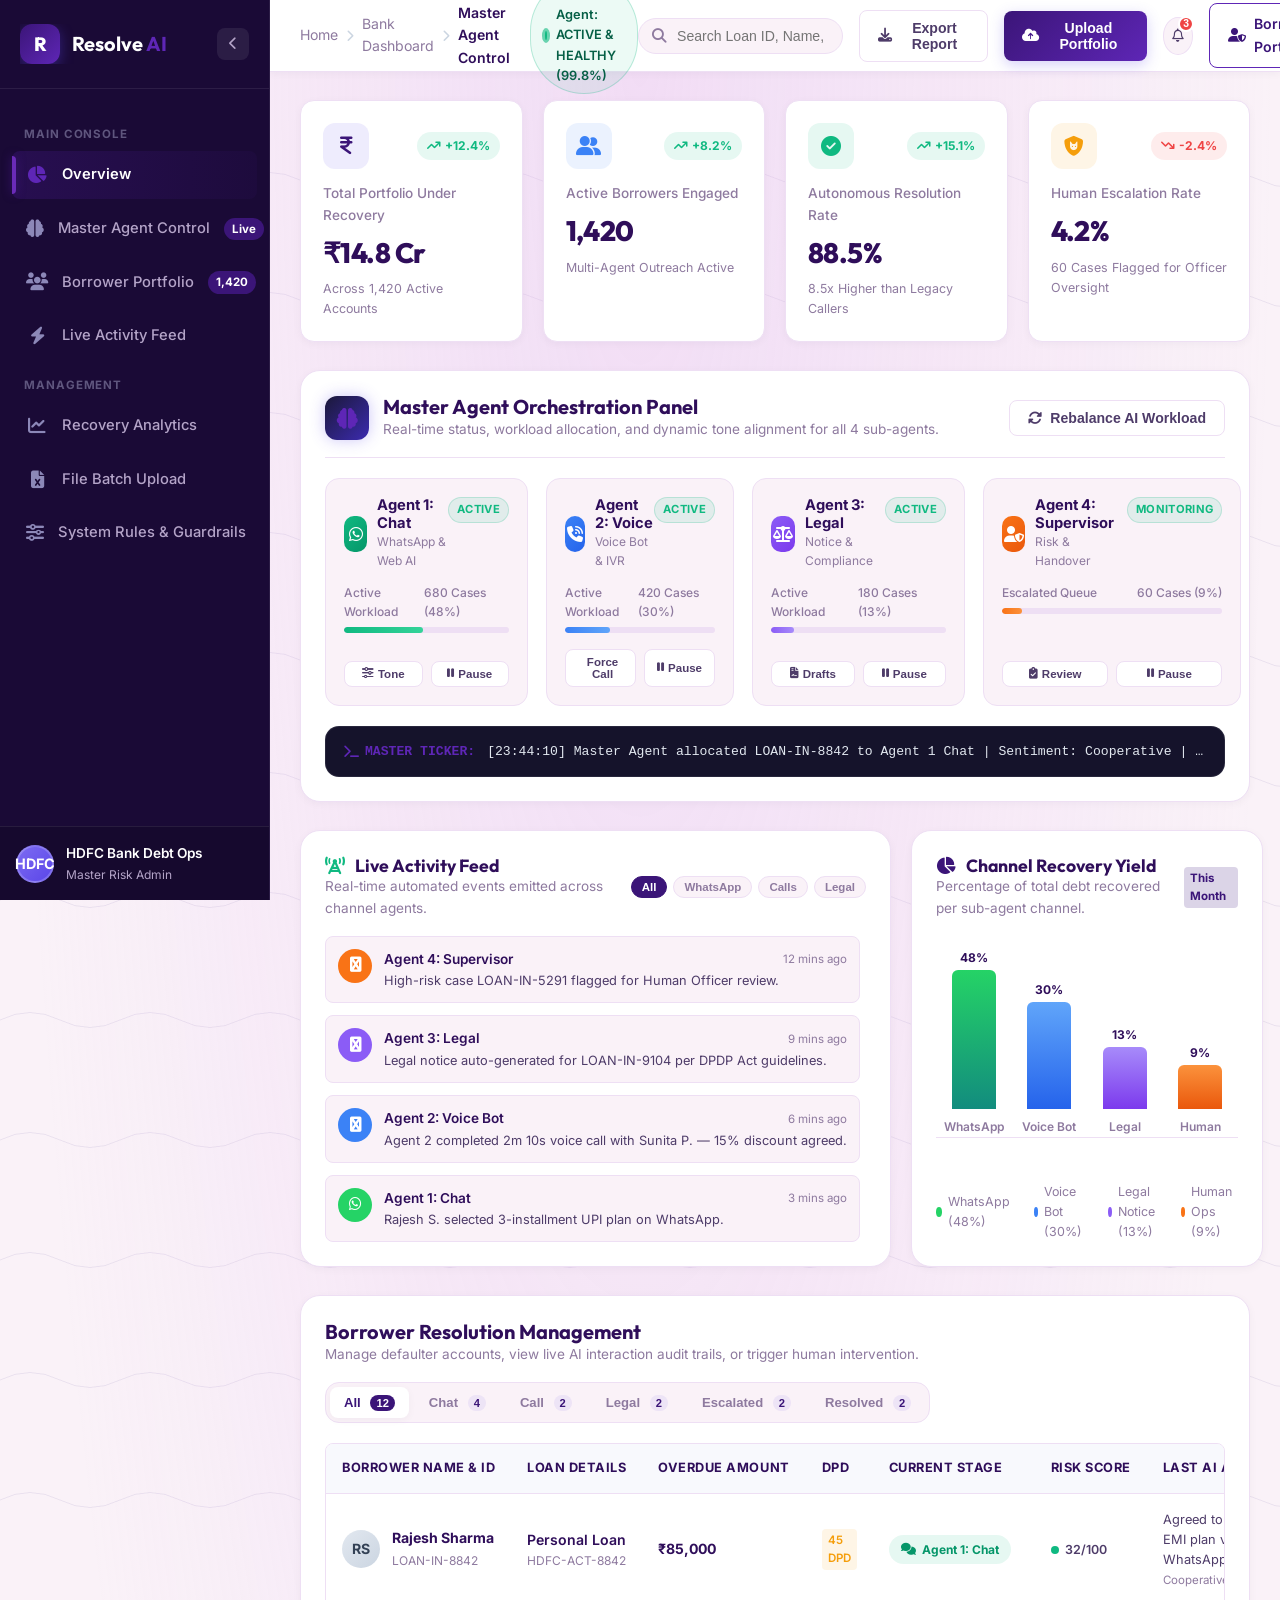
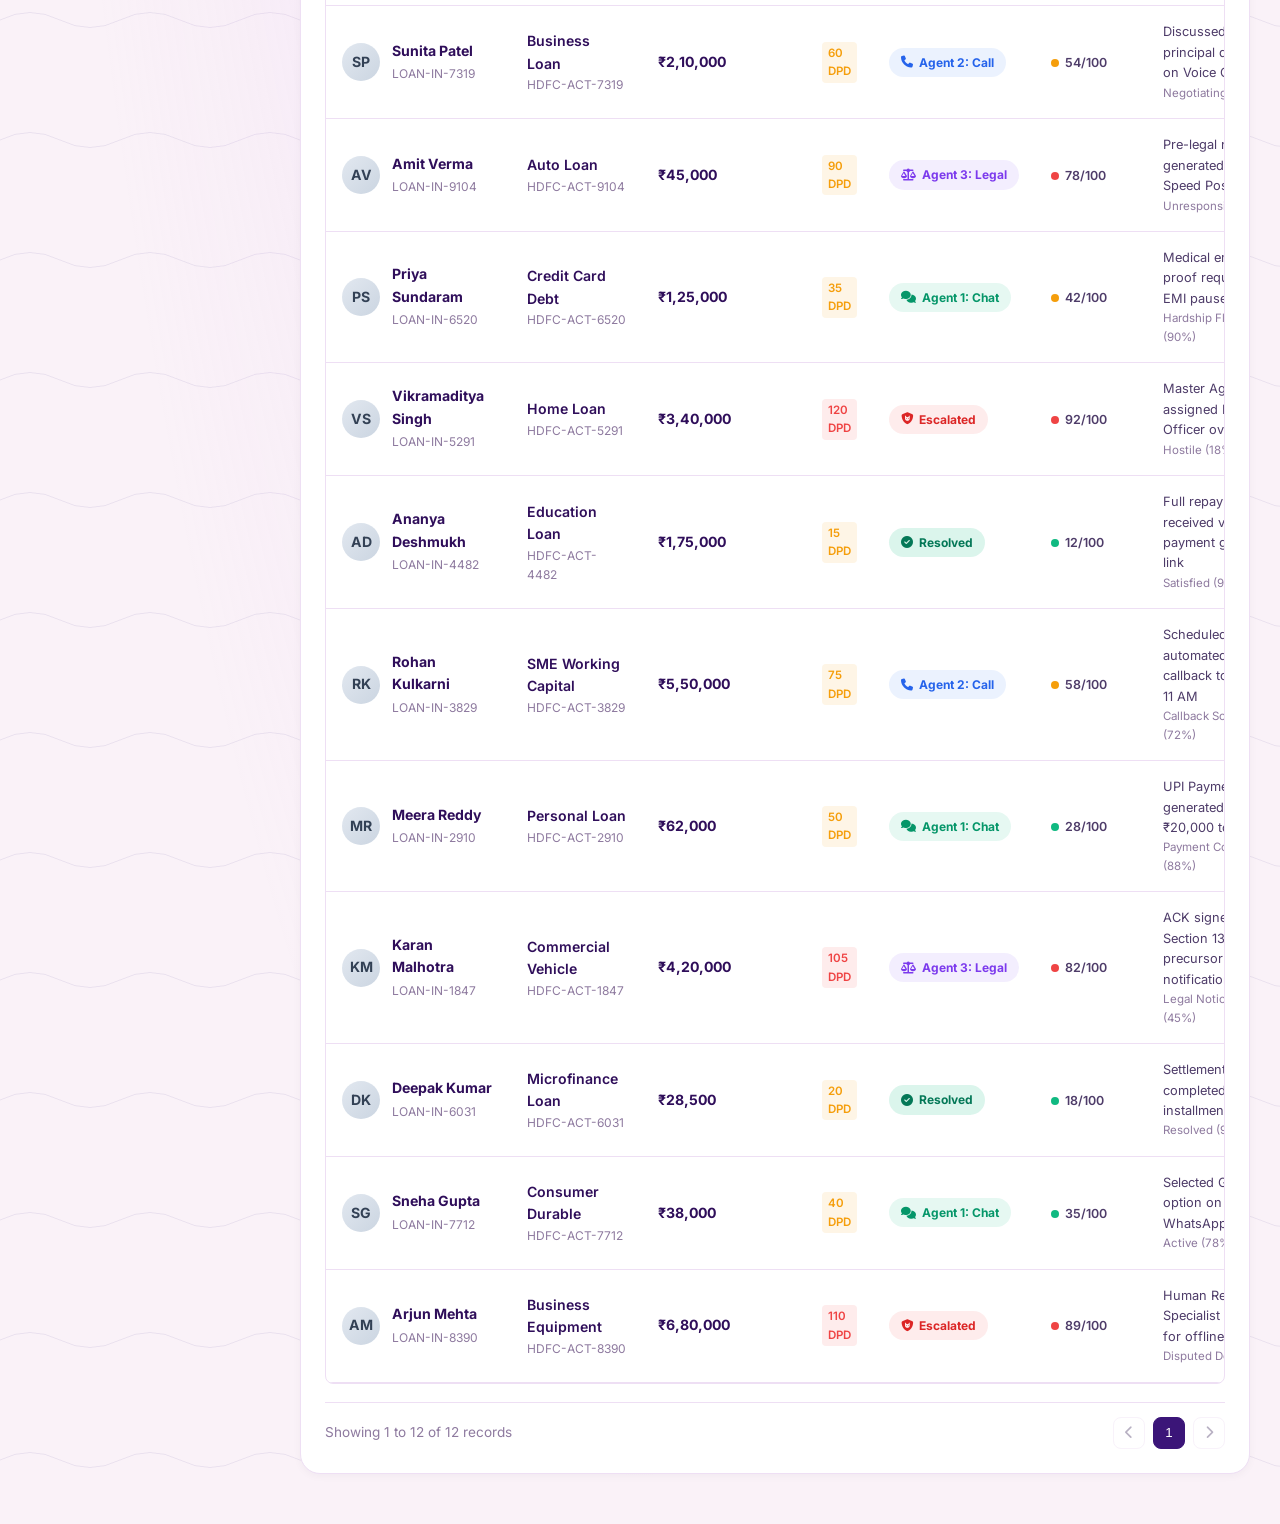
<file: dashboard.html>
<!DOCTYPE html>
<html lang="en">
<head>
  <meta charset="UTF-8">
  <meta name="viewport" content="width=device-width, initial-scale=1.0">
  <title>Resolve AI — Bank Master Control & Recovery Dashboard</title>
  <meta name="description" content="Master Control Panel for Banks & NBFCs to manage multi-agent autonomous debt resolution pipelines, monitor live streams, and trigger human interventions.">
  <link rel="stylesheet" href="style.css">
  <link rel="stylesheet" href="dashboard.css">
  <!-- FontAwesome 6 for icons -->
  <link rel="stylesheet" href="https://cdnjs.cloudflare.com/ajax/libs/font-awesome/6.4.0/css/all.min.css">
</head>
<body class="dashboard-body">

  <div class="app-shell">
    
    <!-- ==========================================================================
         1. Dark Hybrid Sidebar Navigation
         ========================================================================== -->
    <aside class="dash-sidebar" id="sidebar">
      <div>
        <div class="sidebar-header">
          <a href="index.html" class="sidebar-brand">
            <div class="brand-icon-box">R</div>
            <span class="brand-text">Resolve <span style="color: var(--primary-light);">AI</span></span>
          </a>
          <button class="sidebar-toggle-btn" id="sidebar-toggle" title="Toggle Sidebar">
            <i class="fa-solid fa-chevron-left"></i>
          </button>
        </div>

        <nav class="sidebar-nav">
          <div class="nav-section-label">Main Console</div>
          <ul class="nav-menu">
            <li>
              <a href="#overview" class="nav-item-link active" data-view="overview">
                <i class="fa-solid fa-chart-pie"></i>
                <span class="nav-item-text">Overview</span>
              </a>
            </li>
            <li>
              <a href="#master-control-section" class="nav-item-link" data-view="master-control">
                <i class="fa-solid fa-brain"></i>
                <span class="nav-item-text">Master Agent Control</span>
                <span class="nav-badge">Live</span>
              </a>
            </li>
            <li>
              <a href="#borrower-table-section" class="nav-item-link" data-view="borrower-list">
                <i class="fa-solid fa-users"></i>
                <span class="nav-item-text">Borrower Portfolio</span>
                <span class="nav-badge">1,420</span>
              </a>
            </li>
            <li>
              <a href="#live-activity-feed" class="nav-item-link" data-view="live-feed">
                <i class="fa-solid fa-bolt"></i>
                <span class="nav-item-text">Live Activity Feed</span>
              </a>
            </li>
          </ul>

          <div class="nav-section-label">Management</div>
          <ul class="nav-menu">
            <li>
              <a href="#analytics" class="nav-item-link" data-view="analytics">
                <i class="fa-solid fa-chart-line"></i>
                <span class="nav-item-text">Recovery Analytics</span>
              </a>
            </li>
            <li>
              <a href="#" class="nav-item-link" id="btn-open-upload-nav">
                <i class="fa-solid fa-file-excel"></i>
                <span class="nav-item-text">File Batch Upload</span>
              </a>
            </li>
            <li>
              <a href="#" class="nav-item-link" id="btn-settings-toast">
                <i class="fa-solid fa-sliders"></i>
                <span class="nav-item-text">System Rules & Guardrails</span>
              </a>
            </li>
          </ul>
        </nav>
      </div>

      <div class="sidebar-footer">
        <div class="sidebar-user-card">
          <div class="user-avatar">HDFC</div>
          <div class="user-info">
            <div class="user-name">HDFC Bank Debt Ops</div>
            <div class="user-role">Master Risk Admin</div>
          </div>
        </div>
      </div>
    </aside>

    <!-- ==========================================================================
         2. Main Dashboard Content Area
         ========================================================================== -->
    <main class="dash-main">

      <!-- Header Top Bar -->
      <header class="dash-header">
        <div class="header-left">
          <div class="breadcrumb">
            <a href="index.html">Home</a>
            <span class="breadcrumb-separator"><i class="fa-solid fa-chevron-right"></i></span>
            <a href="#">Bank Dashboard</a>
            <span class="breadcrumb-separator"><i class="fa-solid fa-chevron-right"></i></span>
            <span class="breadcrumb-current">Master Agent Control</span>
          </div>

          <!-- Master Agent Live Status Indicator Badge -->
          <div class="master-status-wrapper">
            <div class="master-status-badge" id="master-status-badge">
              <span class="pulse-dot"></span>
              <span>Master Agent: ACTIVE & HEALTHY (99.8%)</span>
            </div>
          </div>
        </div>

        <div class="header-right">
          <!-- Live Global Search -->
          <div class="dash-search-box">
            <i class="fa-solid fa-magnifying-glass"></i>
            <input type="text" class="dash-search-input" id="global-search-input" placeholder="Search Loan ID, Name, PAN...">
          </div>

          <!-- Action Buttons -->
          <button class="dash-btn dash-btn-outline" id="btn-export-report">
            <i class="fa-solid fa-download"></i> Export Report
          </button>
          <button class="dash-btn dash-btn-primary" id="btn-open-upload-header">
            <i class="fa-solid fa-cloud-arrow-up"></i> Upload Portfolio
          </button>

          <!-- Notification Icon Bell -->
          <button class="dash-icon-btn" id="btn-notifications" title="System Alerts">
            <i class="fa-regular fa-bell"></i>
            <span class="icon-badge-count">3</span>
          </button>

          <!-- Navigation to Borrower Portal for Demo -->
          <a href="borrower.html" class="dash-btn dash-btn-outline" title="Switch to Borrower Portal View" style="border-color: var(--primary-light); color: var(--primary);">
            <i class="fa-solid fa-user-shield"></i> Borrower Portal
          </a>
        </div>
      </header>

      <!-- Dashboard Content Container -->
      <div class="dash-content">

        <!-- 1. Metrics Summary Cards Grid -->
        <section class="metrics-grid">
          <!-- Card 1: Total Portfolio -->
          <div class="metric-card">
            <div class="metric-card-top">
              <div class="metric-icon-box metric-icon-purple">
                <i class="fa-solid fa-indian-rupee-sign"></i>
              </div>
              <span class="metric-trend-pill trend-up">
                <i class="fa-solid fa-arrow-trend-up"></i> +12.4%
              </span>
            </div>
            <div class="metric-label">Total Portfolio Under Recovery</div>
            <div class="metric-value" id="metric-total-portfolio">₹14.8 Cr</div>
            <div class="metric-footnote">Across 1,420 Active Accounts</div>
          </div>

          <!-- Card 2: Active Borrowers -->
          <div class="metric-card">
            <div class="metric-card-top">
              <div class="metric-icon-box metric-icon-blue">
                <i class="fa-solid fa-user-group"></i>
              </div>
              <span class="metric-trend-pill trend-up">
                <i class="fa-solid fa-arrow-trend-up"></i> +8.2%
              </span>
            </div>
            <div class="metric-label">Active Borrowers Engaged</div>
            <div class="metric-value" id="metric-active-borrowers">1,420</div>
            <div class="metric-footnote">Multi-Agent Outreach Active</div>
          </div>

          <!-- Card 3: Resolution Rate -->
          <div class="metric-card">
            <div class="metric-card-top">
              <div class="metric-icon-box metric-icon-green">
                <i class="fa-solid fa-circle-check"></i>
              </div>
              <span class="metric-trend-pill trend-up">
                <i class="fa-solid fa-arrow-trend-up"></i> +15.1%
              </span>
            </div>
            <div class="metric-label">Autonomous Resolution Rate</div>
            <div class="metric-value" id="metric-resolution-rate">88.5%</div>
            <div class="metric-footnote">8.5x Higher than Legacy Callers</div>
          </div>

          <!-- Card 4: Human Escalations -->
          <div class="metric-card">
            <div class="metric-card-top">
              <div class="metric-icon-box metric-icon-orange">
                <i class="fa-solid fa-shield-cat"></i>
              </div>
              <span class="metric-trend-pill trend-down">
                <i class="fa-solid fa-arrow-trend-down"></i> -2.4%
              </span>
            </div>
            <div class="metric-label">Human Escalation Rate</div>
            <div class="metric-value" id="metric-escalation-rate">4.2%</div>
            <div class="metric-footnote">60 Cases Flagged for Officer Oversight</div>
          </div>
        </section>


        <!-- 2. Master Agent Control Section (`#master-control-section`) -->
        <section class="master-control-container" id="master-control-section">
          <div class="master-control-header">
            <div class="master-status-title-group">
              <div class="master-avatar-glow">
                <i class="fa-solid fa-brain"></i>
              </div>
              <div>
                <h2 class="section-title">Master Agent Orchestration Panel</h2>
                <p class="section-subtitle">Real-time status, workload allocation, and dynamic tone alignment for all 4 sub-agents.</p>
              </div>
            </div>

            <button class="dash-btn dash-btn-outline" id="btn-rebalance-workload">
              <i class="fa-solid fa-rotate"></i> Rebalance AI Workload
            </button>
          </div>

          <!-- Sub-Agent 4 Cards Grid -->
          <div class="subagents-grid">
            <!-- Agent 1: Tone & Multilingual Chat Specialist -->
            <div class="subagent-card" id="agent-card-1">
              <div>
                <div class="subagent-card-header">
                  <div class="subagent-meta">
                    <div class="subagent-icon-box agent-icon-1">
                      <i class="fa-brands fa-whatsapp"></i>
                    </div>
                    <div>
                      <div class="subagent-title">Agent 1: Chat</div>
                      <div class="subagent-subtitle">WhatsApp & Web AI</div>
                    </div>
                  </div>
                  <span class="subagent-status-tag status-active" id="agent-status-badge-1">ACTIVE</span>
                </div>

                <div class="workload-group">
                  <div class="workload-label-flex">
                    <span>Active Workload</span>
                    <span id="agent-workload-text-1">680 Cases (48%)</span>
                  </div>
                  <div class="workload-bar-bg">
                    <div class="workload-bar-fill fill-green" id="agent-workload-bar-1" style="width: 48%;"></div>
                  </div>
                </div>
              </div>

              <div class="subagent-actions">
                <button class="btn-subagent-action" onclick="adjustAgentTone(1)" title="Adjust Empathy & Tone">
                  <i class="fa-solid fa-sliders"></i> Tone
                </button>
                <button class="btn-subagent-action btn-pause-action" onclick="togglePauseAgent(1)" id="btn-pause-1">
                  <i class="fa-solid fa-pause"></i> Pause
                </button>
              </div>
            </div>

            <!-- Agent 2: Empathetic Voice & Call Coordinator -->
            <div class="subagent-card" id="agent-card-2">
              <div>
                <div class="subagent-card-header">
                  <div class="subagent-meta">
                    <div class="subagent-icon-box agent-icon-2">
                      <i class="fa-solid fa-phone-volume"></i>
                    </div>
                    <div>
                      <div class="subagent-title">Agent 2: Voice</div>
                      <div class="subagent-subtitle">Voice Bot & IVR</div>
                    </div>
                  </div>
                  <span class="subagent-status-tag status-active" id="agent-status-badge-2">ACTIVE</span>
                </div>

                <div class="workload-group">
                  <div class="workload-label-flex">
                    <span>Active Workload</span>
                    <span id="agent-workload-text-2">420 Cases (30%)</span>
                  </div>
                  <div class="workload-bar-bg">
                    <div class="workload-bar-fill fill-blue" id="agent-workload-bar-2" style="width: 30%;"></div>
                  </div>
                </div>
              </div>

              <div class="subagent-actions">
                <button class="btn-subagent-action" onclick="triggerForceCallBatch()" title="Force Immediate Call Queue">
                  <i class="fa-solid fa-phone-arrow-up-right"></i> Force Call
                </button>
                <button class="btn-subagent-action btn-pause-action" onclick="togglePauseAgent(2)" id="btn-pause-2">
                  <i class="fa-solid fa-pause"></i> Pause
                </button>
              </div>
            </div>

            <!-- Agent 3: Ethical Legal & Notice Engine -->
            <div class="subagent-card" id="agent-card-3">
              <div>
                <div class="subagent-card-header">
                  <div class="subagent-meta">
                    <div class="subagent-icon-box agent-icon-3">
                      <i class="fa-solid fa-scale-balanced"></i>
                    </div>
                    <div>
                      <div class="subagent-title">Agent 3: Legal</div>
                      <div class="subagent-subtitle">Notice & Compliance</div>
                    </div>
                  </div>
                  <span class="subagent-status-tag status-active" id="agent-status-badge-3">ACTIVE</span>
                </div>

                <div class="workload-group">
                  <div class="workload-label-flex">
                    <span>Active Workload</span>
                    <span id="agent-workload-text-3">180 Cases (13%)</span>
                  </div>
                  <div class="workload-bar-bg">
                    <div class="workload-bar-fill fill-purple" id="agent-workload-bar-3" style="width: 13%;"></div>
                  </div>
                </div>
              </div>

              <div class="subagent-actions">
                <button class="btn-subagent-action" onclick="triggerLegalDraftBatch()" title="Generate Compliance Drafts">
                  <i class="fa-solid fa-file-contract"></i> Drafts
                </button>
                <button class="btn-subagent-action btn-pause-action" onclick="togglePauseAgent(3)" id="btn-pause-3">
                  <i class="fa-solid fa-pause"></i> Pause
                </button>
              </div>
            </div>

            <!-- Agent 4: Human Handover & Risk Supervisor -->
            <div class="subagent-card" id="agent-card-4">
              <div>
                <div class="subagent-card-header">
                  <div class="subagent-meta">
                    <div class="subagent-icon-box agent-icon-4">
                      <i class="fa-solid fa-user-shield"></i>
                    </div>
                    <div>
                      <div class="subagent-title">Agent 4: Supervisor</div>
                      <div class="subagent-subtitle">Risk & Handover</div>
                    </div>
                  </div>
                  <span class="subagent-status-tag status-active" id="agent-status-badge-4">MONITORING</span>
                </div>

                <div class="workload-group">
                  <div class="workload-label-flex">
                    <span>Escalated Queue</span>
                    <span id="agent-workload-text-4">60 Cases (9%)</span>
                  </div>
                  <div class="workload-bar-bg">
                    <div class="workload-bar-fill fill-orange" id="agent-workload-bar-4" style="width: 9%;"></div>
                  </div>
                </div>
              </div>

              <div class="subagent-actions">
                <button class="btn-subagent-action" onclick="reviewPendingEscalations()" title="Review Flagged Cases">
                  <i class="fa-solid fa-clipboard-check"></i> Review
                </button>
                <button class="btn-subagent-action btn-pause-action" onclick="togglePauseAgent(4)" id="btn-pause-4">
                  <i class="fa-solid fa-pause"></i> Pause
                </button>
              </div>
            </div>
          </div>

          <!-- Master Agent System Log Ticker -->
          <div class="master-log-box">
            <div class="log-prefix-label">
              <i class="fa-solid fa-terminal"></i> MASTER TICKER:
            </div>
            <div class="log-ticker-content" id="master-log-ticker">
              [23:44:10] Master Agent allocated LOAN-IN-8842 to Agent 1 Chat | Sentiment: Cooperative | Recommended Action: EMI Restructure (3-part)
            </div>
          </div>
        </section>


        <!-- 3. Mid Grid: Live Activity Feed Stream + Channel Analytics -->
        <section class="dash-mid-grid">
          
          <!-- Live Activity Feed Container (`#live-activity-feed`) -->
          <div class="activity-feed-card" id="live-activity-feed">
            <div class="activity-feed-header">
              <div>
                <h3 class="section-title" style="font-size: 1.1rem;">
                  <i class="fa-solid fa-tower-cell" style="color: var(--success);"></i> Live Activity Feed
                </h3>
                <p class="section-subtitle">Real-time automated events emitted across channel agents.</p>
              </div>

              <div class="feed-filter-pills">
                <button class="feed-pill active" onclick="filterActivityFeed('all')">All</button>
                <button class="feed-pill" onclick="filterActivityFeed('whatsapp')">WhatsApp</button>
                <button class="feed-pill" onclick="filterActivityFeed('call')">Calls</button>
                <button class="feed-pill" onclick="filterActivityFeed('legal')">Legal</button>
              </div>
            </div>

            <!-- Dynamic Scrolling List -->
            <div class="activity-stream-list" id="activity-stream-list">
              <!-- Initial feed items injected by JS -->
            </div>
          </div>

          <!-- Recovery Channel Performance & Analytics -->
          <div class="analytics-card">
            <div class="section-header-flex" style="margin-bottom: 8px;">
              <div>
                <h3 class="section-title" style="font-size: 1.1rem;">
                  <i class="fa-solid fa-chart-pie" style="color: var(--primary);"></i> Channel Recovery Yield
                </h3>
                <p class="section-subtitle">Percentage of total debt recovered per sub-agent channel.</p>
              </div>
              <span class="dpd-pill" style="background: var(--primary-glow); color: var(--primary); font-weight: 700;">This Month</span>
            </div>

            <div class="analytics-chart-placeholder">
              <div class="chart-bars-wrapper">
                <div class="chart-bar-item">
                  <div class="bar-column bar-whatsapp" style="height: 78%;" data-value="48%"></div>
                  <span class="bar-label">WhatsApp</span>
                </div>
                <div class="chart-bar-item">
                  <div class="bar-column bar-call" style="height: 60%;" data-value="30%"></div>
                  <span class="bar-label">Voice Bot</span>
                </div>
                <div class="chart-bar-item">
                  <div class="bar-column bar-legal" style="height: 35%;" data-value="13%"></div>
                  <span class="bar-label">Legal</span>
                </div>
                <div class="chart-bar-item">
                  <div class="bar-column bar-human" style="height: 25%;" data-value="9%"></div>
                  <span class="bar-label">Human</span>
                </div>
              </div>

              <div class="analytics-legend">
                <div class="legend-item"><span class="legend-dot" style="background: #25D366;"></span> WhatsApp (48%)</div>
                <div class="legend-item"><span class="legend-dot" style="background: #3B82F6;"></span> Voice Bot (30%)</div>
                <div class="legend-item"><span class="legend-dot" style="background: #8B5CF6;"></span> Legal Notice (13%)</div>
                <div class="legend-item"><span class="legend-dot" style="background: #F97316;"></span> Human Ops (9%)</div>
              </div>
            </div>
          </div>

        </section>


        <!-- 4. Borrower Table Section (`#borrower-table-section`) -->
        <section class="borrower-section" id="borrower-table-section">
          <div class="table-toolbar">
            <div>
              <h2 class="section-title">Borrower Resolution Management</h2>
              <p class="section-subtitle">Manage defaulter accounts, view live AI interaction audit trails, or trigger human intervention.</p>
            </div>

            <!-- Stage Filter Tabs -->
            <div class="filter-tabs" id="stage-filter-tabs">
              <button class="tab-btn active" data-filter="all">All <span class="tab-count" id="count-all">12</span></button>
              <button class="tab-btn" data-filter="chat">Chat <span class="tab-count" id="count-chat">4</span></button>
              <button class="tab-btn" data-filter="call">Call <span class="tab-count" id="count-call">2</span></button>
              <button class="tab-btn" data-filter="legal">Legal <span class="tab-count" id="count-legal">2</span></button>
              <button class="tab-btn" data-filter="escalated">Escalated <span class="tab-count" id="count-escalated">2</span></button>
              <button class="tab-btn" data-filter="resolved">Resolved <span class="tab-count" id="count-resolved">2</span></button>
            </div>
          </div>

          <!-- Table Wrapper -->
          <div class="table-responsive">
            <table class="dash-table" id="borrowers-table">
              <thead>
                <tr>
                  <th>Borrower Name & ID</th>
                  <th>Loan Details</th>
                  <th>Overdue Amount</th>
                  <th>DPD</th>
                  <th>Current Stage</th>
                  <th>Risk Score</th>
                  <th>Last AI Activity</th>
                  <th>Actions</th>
                </tr>
              </thead>
              <tbody id="borrowers-tbody">
                <!-- Records injected dynamically via JS -->
              </tbody>
            </table>
          </div>

          <!-- Table Pagination Footer -->
          <div class="table-pagination">
            <div id="pagination-info">Showing 1 to 12 of 12 records</div>
            <div class="pagination-controls">
              <button class="page-btn" disabled><i class="fa-solid fa-chevron-left"></i></button>
              <button class="page-btn active">1</button>
              <button class="page-btn" disabled><i class="fa-solid fa-chevron-right"></i></button>
            </div>
          </div>
        </section>

      </div>
    </main>

  </div>


  <!-- ==========================================================================
       5. Borrower Audit Detail Modal (`#borrower-modal`)
       ========================================================================== -->
  <div class="modal-overlay" id="borrower-modal">
    <div class="modal-card">
      <div class="modal-header">
        <div class="modal-title-group">
          <div class="borrower-avatar-initials" id="modal-borrower-avatar" style="width: 44px; height: 44px; background: var(--primary-glow); color: var(--primary);">RS</div>
          <div>
            <h3 class="section-title" id="modal-borrower-name" style="font-size: 1.15rem;">Rajesh Sharma</h3>
            <span class="section-subtitle" id="modal-borrower-sub">Loan ID: LOAN-IN-8842 | Personal Loan</span>
          </div>
        </div>
        <button class="modal-close-btn" onclick="closeBorrowerModal()" title="Close Modal">&times;</button>
      </div>

      <div class="modal-body">
        <div class="audit-grid">
          
          <!-- Left Column: Borrower Profile & Risk Summary -->
          <div class="audit-left-col">
            <div class="borrower-summary-box">
              <h4 style="font-size: 0.9rem; margin-bottom: 12px; color: var(--text-heading);">Account Overview</h4>
              
              <div class="summary-data-row">
                <span>Outstanding Debt</span>
                <span id="modal-outstanding" style="color: var(--primary); font-weight: 700;">₹85,000</span>
              </div>
              <div class="summary-data-row">
                <span>Days Past Due (DPD)</span>
                <span id="modal-dpd">45 Days</span>
              </div>
              <div class="summary-data-row">
                <span>Current Stage</span>
                <span id="modal-stage-pill" class="status-pill pill-chat">Agent 1: Chat</span>
              </div>
              <div class="summary-data-row">
                <span>Payment Propensity</span>
                <span id="modal-propensity" style="color: var(--success);">High (84%)</span>
              </div>
              <div class="summary-data-row">
                <span>Assigned Agent</span>
                <span id="modal-agent">WhatsApp Bot AI</span>
              </div>
            </div>

            <!-- Risk Meter Box -->
            <div class="risk-meter-box">
              <div class="meter-header">
                <span>AI Risk Assessment Score</span>
                <strong id="modal-risk-score-text" style="color: #F59E0B;">32/100 (Low Risk)</strong>
              </div>
              <div class="meter-track">
                <div class="meter-fill" id="modal-risk-meter-fill" style="width: 32%;"></div>
              </div>
              <p style="font-size: 0.75rem; color: #A4A1C6; margin: 0;">
                Empathetic resolution highly recommended. Borrower shows strong intent to settle under 3-part EMI.
              </p>
            </div>
          </div>

          <!-- Right Column: Interactive Multi-Channel Transcript Timeline -->
          <div>
            <h4 style="font-size: 0.95rem; margin-bottom: 14px; color: var(--text-heading); display: flex; align-items: center; gap: 8px;">
              <i class="fa-solid fa-clock-rotate-left" style="color: var(--primary);"></i> AI Multi-Channel Audit Timeline
            </h4>

            <div class="timeline-box" id="modal-timeline-box">
              <!-- Timeline items populated dynamically -->
            </div>
          </div>

        </div>
      </div>

      <!-- Human Intervention Footer Actions -->
      <div class="modal-footer-actions">
        <button class="dash-btn dash-btn-outline" onclick="triggerHumanAction('pause')" style="color: var(--text-body);">
          <i class="fa-solid fa-pause"></i> Pause AI (7 Days)
        </button>
        <button class="dash-btn dash-btn-outline" onclick="triggerHumanAction('legal')" style="color: var(--purple-accent); border-color: var(--purple-accent);">
          <i class="fa-solid fa-file-shield"></i> Issue Custom Legal Notice
        </button>
        <button class="dash-btn dash-btn-outline" onclick="triggerHumanAction('field')" style="color: var(--warning); border-color: var(--warning);">
          <i class="fa-solid fa-truck-fast"></i> Escalate to Field Team
        </button>
        <button class="dash-btn dash-btn-primary" onclick="triggerHumanAction('waiver')" style="background: linear-gradient(135deg, #10B981, #059669);">
          <i class="fa-solid fa-circle-check"></i> Authorize 15% Waiver
        </button>
      </div>
    </div>
  </div>


  <!-- ==========================================================================
       6. Defaulter Batch Upload Modal (`#dashboard-upload-modal` & `#upload-modal`)
       ========================================================================== -->
  <div class="modal-overlay" id="dashboard-upload-modal">
    <div class="modal-card" style="max-width: 640px;">
      <div class="modal-header">
        <div class="modal-title-group">
          <div class="brand-icon-box" style="width: 38px; height: 38px; font-size: 1rem;"><i class="fa-solid fa-cloud-arrow-up"></i></div>
          <div>
            <h3 class="section-title" style="font-size: 1.1rem;">Defaulter Portfolio Batch Upload</h3>
            <span class="section-subtitle">Upload Excel (.xlsx), CSV, or JSON file to deploy AI recovery pipelines.</span>
          </div>
        </div>
        <button class="modal-close-btn" onclick="closeUploadModal()">&times;</button>
      </div>

      <div class="modal-body">
        <div class="dropzone-box" id="dropzone">
          <i class="fa-solid fa-cloud-arrow-up dropzone-icon"></i>
          <h4 style="font-size: 1rem; color: var(--text-heading); margin-bottom: 6px;">Drag & Drop Defaulter File Here</h4>
          <p style="font-size: 0.84rem; color: var(--text-muted); margin-bottom: 16px;">Supports .xlsx, .csv, and .json files up to 50MB</p>
          <input type="file" id="file-upload-input" accept=".csv, .xlsx, .json" style="display: none;">
          <button class="dash-btn dash-btn-outline" onclick="document.getElementById('file-upload-input').click()">
            <i class="fa-solid fa-folder-open"></i> Browse File
          </button>
        </div>

        <!-- File Preview Status (Hidden by default) -->
        <div id="upload-file-status" style="display: none; margin-top: 18px; padding: 14px; background: var(--bg-main); border-radius: var(--radius-sm); border: 1px solid var(--border-subtle);">
          <div style="display: flex; align-items: center; justify-content: space-between; margin-bottom: 8px;">
            <div style="display: flex; align-items: center; gap: 10px;">
              <i class="fa-solid fa-file-excel" style="color: var(--success); font-size: 1.4rem;"></i>
              <div>
                <strong id="upload-filename" style="font-size: 0.88rem; color: var(--text-heading);">HDFC_NPA_Batch_Q3.xlsx</strong>
                <div id="upload-filesize" style="font-size: 0.75rem; color: var(--text-muted);">2.4 MB • 450 Accounts Parsed</div>
              </div>
            </div>
            <span class="dpd-pill dpd-warning">Ready for Pipeline</span>
          </div>
        </div>
      </div>

      <div class="modal-footer-actions">
        <button class="dash-btn dash-btn-outline" onclick="closeUploadModal()">Cancel</button>
        <button class="dash-btn dash-btn-primary" id="btn-submit-batch" disabled onclick="executeBatchUpload()">
          <i class="fa-solid fa-rocket"></i> Deploy Master Agent Pipeline
        </button>
      </div>
    </div>
  </div>


  <!-- Floating Toast Container -->
  <div class="toast-container" id="toast-container"></div>

  <!-- Scripts -->
  <script src="dashboard.js"></script>
</body>
</html>
</file>
<file: style.css>
/* ==========================================================================
   Resolve AI — Main Stylesheet
   Modern, High-End Light Purple Design System
   ========================================================================== */

@import url('https://fonts.googleapis.com/css2?family=Inter:wght@300;400;500;600;700&family=Outfit:wght@400;500;600;700;800&display=swap');

:root {
  /* Color Palette Tokens — Riverline Soft Blush Lavender & Deep Purple Theme */
  --primary: #3B1578;
  --primary-light: #5E26B6;
  --primary-dark: #240954;
  --bg-main: #FAF2F8;
  --bg-gradient: linear-gradient(180deg, #F8EEF6 0%, #FAF2FB 40%, #F5ECF6 100%);
  --bg-card: #FFFFFF;
  --bg-glass: rgba(255, 255, 255, 0.92);
  --text-heading: #2F0E5A;
  --text-body: #4E3C69;
  --text-muted: #8E7A9F;
  --accent-purple: #8B5CF6;
  --accent-glow: rgba(59, 21, 120, 0.12);
  --border-subtle: #EEDFF4;
  --success: #10B981;
  --warning: #F59E0B;
  --danger: #EF4444;

  /* Shadows & Effects */
  --shadow-sm: 0 4px 14px rgba(47, 14, 90, 0.04);
  --shadow-md: 0 10px 30px rgba(59, 21, 120, 0.07);
  --shadow-lg: 0 20px 45px rgba(59, 21, 120, 0.12);
  --shadow-glow: 0 0 35px rgba(139, 92, 246, 0.2);
  --glass-border: 1px solid rgba(238, 223, 244, 0.9);
  --glass-backdrop: blur(16px);

  /* Radius */
  --radius-sm: 10px;
  --radius-md: 16px;
  --radius-lg: 24px;
  --radius-xl: 32px;
  --radius-pill: 9999px;

  /* Transitions & Typography */
  --transition: all 0.3s cubic-bezier(0.4, 0, 0.2, 1);
  --font-heading: 'Outfit', -apple-system, BlinkMacSystemFont, sans-serif;
  --font-body: 'Inter', -apple-system, BlinkMacSystemFont, sans-serif;
}

/* ==========================================================================
   Base & Reset
   ========================================================================== */

*, *::before, *::after {
  box-sizing: border-box;
  margin: 0;
  padding: 0;
}

html {
  scroll-behavior: smooth;
  font-size: 16px;
}

body {
  font-family: var(--font-body);
  background-color: var(--bg-main);
  background-image: 
    radial-gradient(ellipse at 50% 0%, rgba(225, 180, 240, 0.35) 0%, transparent 70%),
    url("data:image/svg+xml,%3Csvg width='120' height='120' viewBox='0 0 120 120' xmlns='http://www.w3.org/2000/svg'%3E%3Cpath d='M0 60 Q30 45 60 60 T120 60 Q90 75 60 60 T0 60' fill='none' stroke='%233B1578' stroke-width='0.5' stroke-opacity='0.08'/%3E%3C/svg%3E");
  color: var(--text-body);
  line-height: 1.6;
  overflow-x: hidden;
  -webkit-font-smoothing: antialiased;
}

h1, h2, h3, h4, h5, h6 {
  font-family: var(--font-heading);
  color: var(--text-heading);
  line-height: 1.2;
  font-weight: 700;
}

a {
  text-decoration: none;
  color: inherit;
  transition: var(--transition);
}

ul {
  list-style: none;
}

img, svg {
  display: block;
  max-width: 100%;
}

/* Custom Scrollbar */
::-webkit-scrollbar {
  width: 10px;
}
::-webkit-scrollbar-track {
  background: var(--bg-main);
}
::-webkit-scrollbar-thumb {
  background: #D5D0F8;
  border-radius: var(--radius-pill);
}
::-webkit-scrollbar-thumb:hover {
  background: var(--primary-light);
}

/* Container & Section Helper Layouts */
.container {
  width: 90%;
  max-width: 1240px;
  margin: 0 auto;
  padding: 0 16px;
}

.section {
  padding: 90px 0;
  position: relative;
}

.section-header {
  text-align: center;
  max-width: 720px;
  margin: 0 auto 60px auto;
}

.section-header .section-subtitle {
  font-size: 1.1rem;
  color: var(--text-body);
  margin-top: 12px;
}

.text-gradient {
  background: linear-gradient(135deg, var(--primary) 0%, var(--primary-light) 50%, var(--accent-purple) 100%);
  -webkit-background-clip: text;
  -webkit-text-fill-color: transparent;
}

/* Pill Badges */
.badge {
  display: inline-flex;
  align-items: center;
  gap: 8px;
  padding: 6px 16px;
  border-radius: var(--radius-pill);
  font-size: 0.85rem;
  font-weight: 600;
  letter-spacing: 0.02em;
  text-transform: uppercase;
}

.badge-primary {
  background: rgba(91, 70, 232, 0.1);
  color: var(--primary);
  border: 1px solid rgba(91, 70, 232, 0.2);
}

.badge-success {
  background: rgba(16, 185, 129, 0.1);
  color: var(--success);
  border: 1px solid rgba(16, 185, 129, 0.2);
}

.badge-warning {
  background: rgba(245, 158, 11, 0.1);
  color: var(--warning);
  border: 1px solid rgba(245, 158, 11, 0.2);
}

.badge-glow {
  box-shadow: 0 0 15px rgba(124, 107, 242, 0.25);
}

/* Buttons */
.btn {
  display: inline-flex;
  align-items: center;
  justify-content: center;
  gap: 10px;
  padding: 14px 28px;
  border-radius: var(--radius-pill);
  font-family: var(--font-heading);
  font-weight: 600;
  font-size: 0.95rem;
  cursor: pointer;
  border: none;
  transition: var(--transition);
  outline: none;
}

.btn-primary {
  background: linear-gradient(135deg, var(--primary) 0%, var(--primary-light) 100%);
  color: #FFFFFF;
  box-shadow: 0 6px 20px rgba(91, 70, 232, 0.35);
}

.btn-primary:hover {
  transform: translateY(-2px);
  box-shadow: 0 10px 28px rgba(91, 70, 232, 0.45);
  background: linear-gradient(135deg, var(--primary-dark) 0%, var(--primary) 100%);
}

.btn-secondary {
  background: #FFFFFF;
  color: var(--text-heading);
  border: 1px solid var(--border-subtle);
  box-shadow: var(--shadow-sm);
}

.btn-secondary:hover {
  border-color: var(--primary-light);
  color: var(--primary);
  transform: translateY(-2px);
  box-shadow: var(--shadow-md);
}

.btn-outline {
  background: transparent;
  color: var(--primary);
  border: 2px solid var(--primary-light);
}

.btn-outline:hover {
  background: var(--primary);
  color: #FFFFFF;
}

.btn-sm {
  padding: 8px 18px;
  font-size: 0.85rem;
}

.btn-lg {
  padding: 16px 36px;
  font-size: 1.05rem;
}

/* Card Styling Base */
.card {
  background: var(--bg-card);
  border-radius: var(--radius-lg);
  border: var(--glass-border);
  box-shadow: var(--shadow-sm);
  padding: 30px;
  transition: var(--transition);
}

.card:hover {
  box-shadow: var(--shadow-md);
  transform: translateY(-4px);
}

.glass-card {
  background: var(--bg-glass);
  backdrop-filter: var(--glass-backdrop);
  -webkit-backdrop-filter: var(--glass-backdrop);
  border: var(--glass-border);
  border-radius: var(--radius-lg);
  box-shadow: var(--shadow-sm);
}

/* ==========================================================================
   1. Navbar — Riverline Floating Pill Style
   ========================================================================== */

/* ==========================================================================
   1. Navbar — Riverline Floating Pill Style
   ========================================================================== */

.navbar {
  position: fixed;
  top: 14px;
  left: 50%;
  transform: translateX(-50%);
  width: 96%;
  max-width: 1320px;
  z-index: 1000;
  background: rgba(255, 255, 255, 0.94);
  backdrop-filter: blur(20px);
  -webkit-backdrop-filter: blur(20px);
  border: 1px solid rgba(225, 205, 240, 0.85);
  border-radius: var(--radius-pill);
  padding: 8px 20px;
  box-shadow: 0 10px 30px rgba(59, 21, 120, 0.06);
  transition: var(--transition);
}

.navbar.scrolled {
  top: 8px;
  background: rgba(255, 255, 255, 0.98);
  box-shadow: 0 14px 35px rgba(59, 21, 120, 0.12);
  border-color: rgba(210, 185, 230, 0.95);
}

.navbar .container {
  display: flex;
  align-items: center;
  justify-content: space-between;
  width: 100%;
  max-width: 100%;
  padding: 0;
}

.nav-brand {
  display: inline-flex;
  align-items: center;
  gap: 8px;
  font-family: var(--font-heading);
  font-size: 1.3rem;
  font-weight: 800;
  color: var(--primary);
  white-space: nowrap;
  line-height: 1;
}

.nav-brand span {
  display: inline-flex;
  align-items: center;
  gap: 3px;
  letter-spacing: -0.01em;
  white-space: nowrap;
}

.brand-monogram {
  width: 36px;
  height: 36px;
  background: linear-gradient(135deg, var(--primary) 0%, var(--primary-light) 100%);
  color: #FFFFFF;
  border-radius: 10px;
  display: flex;
  align-items: center;
  justify-content: center;
  font-size: 1.25rem;
  font-weight: 800;
  box-shadow: 0 4px 14px rgba(59, 21, 120, 0.25);
  flex-shrink: 0;
}

.nav-links {
  display: flex;
  align-items: center;
  gap: 16px;
}

.nav-link {
  font-size: 0.88rem;
  font-weight: 600;
  color: var(--text-body);
  position: relative;
  padding: 4px 2px;
  white-space: nowrap;
}

.nav-link:hover, .nav-link.active {
  color: var(--primary);
}

.nav-link::after {
  content: '';
  position: absolute;
  bottom: 0;
  left: 0;
  width: 0%;
  height: 2px;
  background: var(--primary);
  transition: var(--transition);
  border-radius: 2px;
}

.nav-link:hover::after, .nav-link.active::after {
  width: 100%;
}

.nav-actions {
  display: flex;
  align-items: center;
  gap: 8px;
  flex-shrink: 0;
}

.portal-link {
  font-size: 0.82rem;
  font-weight: 600;
  padding: 7px 12px;
  border-radius: var(--radius-pill);
  color: var(--primary);
  background: rgba(59, 21, 120, 0.06);
  display: inline-flex;
  align-items: center;
  gap: 5px;
  white-space: nowrap;
  transition: var(--transition);
}

.portal-link:hover {
  background: rgba(59, 21, 120, 0.12);
  color: var(--primary);
  transform: translateY(-1px);
}

.mobile-menu-btn {
  display: none;
  background: none;
  border: none;
  font-size: 1.5rem;
  color: var(--text-heading);
  cursor: pointer;
}

/* ==========================================================================
   2. Hero Section
   ========================================================================== */

.hero {
  padding-top: 135px;
  padding-bottom: 90px;
  background: radial-gradient(circle at 10% 20%, rgba(124, 107, 242, 0.08) 0%, transparent 40%),
              radial-gradient(circle at 90% 80%, rgba(157, 140, 255, 0.08) 0%, transparent 40%),
              var(--bg-main);
  position: relative;
  overflow: hidden;
}

.hero-grid {
  display: grid;
  grid-template-columns: 1fr 1.05fr;
  gap: 40px;
  align-items: center;
}

.hero-content {
  display: flex;
  flex-direction: column;
  align-items: flex-start;
}

.hero-badge {
  margin-bottom: 20px;
}

.hero-title {
  font-size: 3.2rem;
  font-weight: 800;
  letter-spacing: -0.02em;
  margin-bottom: 18px;
  color: var(--text-heading);
  line-height: 1.15;
}

.hero-subtitle {
  font-size: 1.1rem;
  color: var(--text-body);
  line-height: 1.65;
  margin-bottom: 30px;
}

.hero-actions {
  display: flex;
  align-items: center;
  gap: 14px;
  flex-wrap: wrap;
}

.hero-trust-proof {
  margin-top: 36px;
  display: flex;
  align-items: center;
  gap: 16px;
  padding-top: 20px;
  border-top: 1px solid var(--border-subtle);
  width: 100%;
}

.trust-avatars {
  display: flex;
}

.trust-avatar {
  width: 36px;
  height: 36px;
  border-radius: 50%;
  border: 2px solid #FFFFFF;
  margin-left: -10px;
  background: var(--primary-light);
  color: #FFF;
  display: flex;
  align-items: center;
  justify-content: center;
  font-size: 0.75rem;
  font-weight: 700;
}

.trust-avatar:first-child {
  margin-left: 0;
}

.trust-text {
  font-size: 0.85rem;
  color: var(--text-muted);
}
.trust-text span {
  color: var(--text-heading);
  font-weight: 700;
}

/* Interactive Hero Widget */
.hero-widget-container {
  position: relative;
  padding: 20px 10px;
}

.hero-widget {
  background: var(--bg-card);
  border-radius: var(--radius-xl);
  border: var(--glass-border);
  box-shadow: var(--shadow-lg);
  overflow: hidden;
  position: relative;
}

.widget-header {
  background: linear-gradient(135deg, var(--text-heading) 0%, #240954 100%);
  color: #FFFFFF;
  padding: 14px 20px;
  display: flex;
  align-items: center;
  justify-content: space-between;
}

.widget-title {
  display: flex;
  align-items: center;
  gap: 10px;
  font-size: 0.9rem;
  font-weight: 600;
}

.status-dot {
  width: 8px;
  height: 8px;
  background: var(--success);
  border-radius: 50%;
  box-shadow: 0 0 10px var(--success);
  animation: pulse-dot 2s infinite;
}

@keyframes pulse-dot {
  0%, 100% { transform: scale(1); opacity: 1; }
  50% { transform: scale(1.4); opacity: 0.7; }
}

/* Hero Channel Tabs Bar */
.hero-channel-tabs {
  display: flex;
  align-items: center;
  gap: 6px;
  padding: 8px 12px;
  background: #FFFFFF;
  border-bottom: 1px solid var(--border-subtle);
  overflow-x: auto;
  scrollbar-width: none;
}
.hero-channel-tabs::-webkit-scrollbar {
  display: none;
}

.channel-tab {
  display: inline-flex;
  align-items: center;
  gap: 6px;
  padding: 6px 12px;
  border-radius: var(--radius-pill);
  font-size: 0.78rem;
  font-weight: 600;
  color: var(--text-muted);
  background: transparent;
  border: 1px solid transparent;
  cursor: pointer;
  white-space: nowrap;
  transition: var(--transition);
}

.channel-tab:hover {
  color: var(--primary);
  background: rgba(59, 21, 120, 0.05);
}

.channel-tab.active {
  color: var(--primary);
  background: rgba(59, 21, 120, 0.08);
  border-color: rgba(59, 21, 120, 0.2);
}

.widget-body {
  padding: 20px;
  display: flex;
  flex-direction: column;
  gap: 14px;
  min-height: 300px;
  background: var(--bg-main);
}

.chat-bubble {
  max-width: 88%;
  padding: 12px 16px;
  border-radius: 16px;
  font-size: 0.88rem;
  line-height: 1.5;
  position: relative;
  animation: fadeIn 0.4s ease;
}

@keyframes fadeIn {
  from { opacity: 0; transform: translateY(10px); }
  to { opacity: 1; transform: translateY(0); }
}

.chat-bubble.agent {
  background: #FFFFFF;
  border: 1px solid var(--border-subtle);
  border-bottom-left-radius: 4px;
  align-self: flex-start;
  color: var(--text-heading);
  box-shadow: var(--shadow-sm);
}

.chat-bubble.borrower {
  background: linear-gradient(135deg, var(--primary) 0%, var(--primary-light) 100%);
  color: #FFFFFF;
  border-bottom-right-radius: 4px;
  align-self: flex-end;
  box-shadow: 0 4px 14px rgba(59, 21, 120, 0.25);
}

.chat-meta {
  font-size: 0.72rem;
  margin-top: 6px;
  display: flex;
  align-items: center;
  gap: 6px;
  opacity: 0.85;
}

.widget-footer {
  padding: 12px 18px;
  background: #FFFFFF;
  border-top: 1px solid var(--border-subtle);
  display: flex;
  align-items: center;
  justify-content: space-between;
}

.typing-indicator {
  display: flex;
  align-items: center;
  gap: 6px;
  font-size: 0.78rem;
  color: var(--text-muted);
}

.typing-dots span {
  width: 4px;
  height: 4px;
  background: var(--primary);
  border-radius: 50%;
  display: inline-block;
  animation: bounce 1.4s infinite ease-in-out both;
}
.typing-dots span:nth-child(1) { animation-delay: -0.32s; }
.typing-dots span:nth-child(2) { animation-delay: -0.16s; }

@keyframes bounce {
  0%, 80%, 100% { transform: scale(0); }
  40% { transform: scale(1); }
}

.floating-badge {
  position: absolute;
  background: rgba(255, 255, 255, 0.96);
  backdrop-filter: blur(14px);
  -webkit-backdrop-filter: blur(14px);
  padding: 10px 16px;
  border-radius: var(--radius-md);
  box-shadow: 0 12px 35px rgba(59, 21, 120, 0.14);
  border: 1px solid rgba(225, 205, 240, 0.9);
  display: flex;
  align-items: center;
  gap: 10px;
  z-index: 15;
  transition: all 0.35s cubic-bezier(0.34, 1.56, 0.64, 1);
  cursor: pointer;
}

.floating-badge:hover {
  transform: scale(1.06) translateY(-4px) !important;
  box-shadow: 0 18px 45px rgba(59, 21, 120, 0.22);
  border-color: var(--primary-light);
}

.floating-badge-1 {
  top: -12px;
  right: 15px;
  animation: floatBadgeSlow 4s ease-in-out infinite;
}

.floating-badge-2 {
  bottom: -12px;
  left: 15px;
  animation: floatBadgeSlowAlt 5s ease-in-out infinite;
}

@keyframes floatBadgeSlow {
  0%, 100% { transform: translateY(0px); }
  50% { transform: translateY(-7px); }
}

@keyframes floatBadgeSlowAlt {
  0%, 100% { transform: translateY(0px); }
  50% { transform: translateY(7px); }
}

.badge-icon-circle {
  width: 36px;
  height: 36px;
  border-radius: 50%;
  background: rgba(16, 185, 129, 0.1);
  color: var(--success);
  display: flex;
  align-items: center;
  justify-content: center;
  font-weight: 700;
}

/* ==========================================================================
   3. Stats Section
   ========================================================================== */

.stats-section {
  padding: 40px 0;
  margin-top: -30px;
  position: relative;
  z-index: 20;
}

.stats-grid {
  display: grid;
  grid-template-columns: repeat(4, 1fr);
  gap: 20px;
}

.stat-card {
  background: #FFFFFF;
  padding: 28px 24px;
  border-radius: var(--radius-lg);
  border: var(--glass-border);
  box-shadow: var(--shadow-md);
  text-align: center;
  position: relative;
  overflow: hidden;
}

.stat-card::before {
  content: '';
  position: absolute;
  top: 0;
  left: 0;
  width: 100%;
  height: 4px;
  background: linear-gradient(90deg, var(--primary) 0%, var(--accent-purple) 100%);
}

.stat-number {
  font-family: var(--font-heading);
  font-size: 2.3rem;
  font-weight: 800;
  color: var(--text-heading);
  margin-bottom: 6px;
}

.stat-label {
  font-size: 0.9rem;
  color: var(--text-body);
  font-weight: 500;
}

.projected-tag {
  display: inline-block;
  margin-top: 8px;
  font-size: 0.7rem;
  padding: 2px 8px;
  background: rgba(131, 128, 164, 0.1);
  color: var(--text-muted);
  border-radius: var(--radius-pill);
}

/* ==========================================================================
   4. How It Works Section
   ========================================================================== */

.steps-grid {
  display: grid;
  grid-template-columns: repeat(3, 1fr);
  gap: 30px;
  position: relative;
}

.step-card {
  background: #FFFFFF;
  padding: 40px 30px;
  border-radius: var(--radius-lg);
  border: var(--glass-border);
  box-shadow: var(--shadow-sm);
  position: relative;
  transition: var(--transition);
}

.step-card:hover {
  transform: translateY(-8px);
  box-shadow: var(--shadow-lg);
  border-color: var(--primary-light);
}

.step-number {
  width: 50px;
  height: 50px;
  border-radius: 16px;
  background: linear-gradient(135deg, var(--primary) 0%, var(--primary-light) 100%);
  color: #FFFFFF;
  font-family: var(--font-heading);
  font-weight: 800;
  font-size: 1.4rem;
  display: flex;
  align-items: center;
  justify-content: center;
  margin-bottom: 24px;
  box-shadow: 0 6px 16px rgba(91, 70, 232, 0.3);
}

.step-title {
  font-size: 1.3rem;
  margin-bottom: 12px;
}

.step-desc {
  font-size: 0.95rem;
  color: var(--text-body);
  line-height: 1.6;
}

/* ==========================================================================
   5. Autonomous Multi-Agent Operating System Flow (8-Step Architecture)
   ========================================================================== */

.os-flow-wrapper {
  max-width: 1140px;
  margin: 0 auto;
}

.os-flow-grid {
  display: grid;
  grid-template-columns: repeat(4, 1fr);
  gap: 24px 20px;
  position: relative;
}

.os-step-card {
  background: #FFFFFF;
  border-radius: var(--radius-lg);
  padding: 26px 20px 22px 20px;
  border: 1px solid rgba(225, 205, 240, 0.85);
  box-shadow: 0 10px 28px rgba(59, 21, 120, 0.05);
  display: flex;
  flex-direction: column;
  align-items: center;
  text-align: center;
  position: relative;
  transition: var(--transition);
}

.os-step-card:hover {
  transform: translateY(-6px);
  box-shadow: 0 18px 40px rgba(59, 21, 120, 0.12);
  border-color: var(--primary-light);
}

.os-step-icon {
  width: 60px;
  height: 60px;
  border-radius: 18px;
  display: flex;
  align-items: center;
  justify-content: center;
  font-size: 1.6rem;
  color: #FFFFFF;
  margin-bottom: 14px;
  box-shadow: 0 8px 20px rgba(0, 0, 0, 0.12);
}

.step-green     { background: linear-gradient(135deg, #10B981 0%, #059669 100%); }
.step-teal      { background: linear-gradient(135deg, #0D9488 0%, #0891B2 100%); }
.step-blue      { background: linear-gradient(135deg, #3B82F6 0%, #2563EB 100%); }
.step-purple    { background: linear-gradient(135deg, #8B5CF6 0%, #7C3AED 100%); }
.step-pink      { background: linear-gradient(135deg, #EC4899 0%, #DB2777 100%); }
.step-coral     { background: linear-gradient(135deg, #F97316 0%, #EA580C 100%); }
.step-amber     { background: linear-gradient(135deg, #F59E0B 0%, #D97706 100%); }
.step-green-alt { background: linear-gradient(135deg, #10B981 0%, #047857 100%); }

.os-step-title {
  font-family: var(--font-heading);
  font-size: 1.05rem;
  font-weight: 700;
  color: var(--text-heading);
  line-height: 1.3;
  margin-bottom: 8px;
}

.os-step-desc {
  font-size: 0.8rem;
  color: var(--text-body);
  line-height: 1.5;
}

.os-arrow {
  position: absolute;
  font-size: 1.3rem;
  color: var(--primary);
  opacity: 0.75;
  display: flex;
  align-items: center;
  justify-content: center;
}

.arrow-right {
  right: -16px;
  top: 36px;
  z-index: 5;
}

.arrow-down {
  bottom: -22px;
  left: 50%;
  transform: translateX(-50%);
  z-index: 5;
}

.arrow-left {
  left: -16px;
  top: 36px;
  z-index: 5;
}

/* Grid Order for Bottom Row (Steps 5 to 8 reversed) */
.grid-pos-5 { grid-column: 4; grid-row: 2; }
.grid-pos-6 { grid-column: 3; grid-row: 2; }
.grid-pos-7 { grid-column: 2; grid-row: 2; }
.grid-pos-8 { grid-column: 1; grid-row: 2; }

.os-flow-banner {
  background: rgba(59, 21, 120, 0.05);
  border: 1px solid rgba(59, 21, 120, 0.15);
  border-radius: var(--radius-pill);
  padding: 14px 28px;
  text-align: center;
  font-family: var(--font-heading);
  font-size: 1.1rem;
  font-weight: 700;
  color: var(--primary);
  max-width: 780px;
  margin: 35px auto 0 auto;
  box-shadow: 0 4px 20px rgba(59, 21, 120, 0.04);
}

/* Multilingual 3 Cards Grid (Riverline Style) */
.multilingual-3cards-grid {
  display: grid;
  grid-template-columns: repeat(3, 1fr);
  gap: 24px;
  margin-top: 40px;
}

.riverline-card {
  background: #FFFFFF;
  border-radius: var(--radius-xl);
  padding: 34px 28px;
  border: 1px solid rgba(225, 205, 240, 0.85);
  box-shadow: 0 10px 30px rgba(59, 21, 120, 0.05);
  display: flex;
  flex-direction: column;
  justify-content: space-between;
  transition: var(--transition);
}

.riverline-card:hover {
  transform: translateY(-6px);
  box-shadow: 0 18px 40px rgba(59, 21, 120, 0.1);
}

.riverline-title {
  font-family: var(--font-heading);
  font-size: 1.35rem;
  font-weight: 800;
  color: var(--text-heading);
  margin-bottom: 14px;
  line-height: 1.3;
}

.riverline-desc {
  font-size: 0.92rem;
  color: var(--text-body);
  line-height: 1.65;
  margin-bottom: 24px;
}

.mini-audio-player {
  background: #F7EFF8;
  border-radius: var(--radius-pill);
  padding: 10px 16px;
  display: flex;
  align-items: center;
  gap: 12px;
  margin-bottom: 10px;
}

.mini-play-btn {
  width: 28px;
  height: 28px;
  border-radius: 50%;
  background: var(--primary);
  color: #FFFFFF;
  border: none;
  display: flex;
  align-items: center;
  justify-content: center;
  font-size: 0.75rem;
  cursor: pointer;
  flex-shrink: 0;
}

.mini-bar-wave {
  display: flex;
  align-items: center;
  gap: 3px;
  flex: 1;
}

.mini-bar-wave span {
  width: 3px;
  height: 14px;
  background: var(--primary-light);
  border-radius: 2px;
  display: inline-block;
}

.mini-time {
  font-size: 0.75rem;
  font-weight: 600;
  color: var(--text-muted);
}

/* ==========================================================================
   5. Agent Architecture Flowchart Section
   ========================================================================== */

.flowchart-container {
  background: linear-gradient(180deg, #FFFFFF 0%, #F5F3FF 100%);
  border-radius: var(--radius-xl);
  border: var(--glass-border);
  padding: 50px 30px;
  box-shadow: var(--shadow-md);
  position: relative;
}

.master-agent-node {
  max-width: 480px;
  margin: 0 auto 50px auto;
  background: #FFFFFF;
  border: 2px solid var(--primary);
  border-radius: var(--radius-lg);
  padding: 24px 30px;
  box-shadow: var(--shadow-glow);
  text-align: center;
  position: relative;
}

.master-agent-node h3 {
  font-size: 1.3rem;
  display: flex;
  align-items: center;
  justify-content: center;
  gap: 10px;
  color: var(--primary-dark);
}

.master-repair-badge {
  display: inline-flex;
  align-items: center;
  gap: 6px;
  margin-top: 10px;
  font-size: 0.78rem;
  padding: 4px 12px;
  border-radius: var(--radius-pill);
  background: rgba(16, 185, 129, 0.1);
  color: var(--success);
  font-weight: 600;
}

.flow-connector-line {
  width: 2px;
  height: 40px;
  background: linear-gradient(180deg, var(--primary) 0%, var(--primary-light) 100%);
  margin: -20px auto 30px auto;
  position: relative;
}

.subagents-grid {
  display: grid;
  grid-template-columns: repeat(4, 1fr);
  gap: 20px;
}

.subagent-card {
  background: #FFFFFF;
  border-radius: var(--radius-md);
  border: 1px solid var(--border-subtle);
  padding: 20px;
  transition: var(--transition);
  position: relative;
}

.subagent-card:hover {
  border-color: var(--primary);
  box-shadow: var(--shadow-md);
}

.agent-icon {
  width: 42px;
  height: 42px;
  border-radius: 12px;
  background: rgba(91, 70, 232, 0.08);
  color: var(--primary);
  display: flex;
  align-items: center;
  justify-content: center;
  font-size: 1.2rem;
  margin-bottom: 14px;
}

.agent-name {
  font-size: 1rem;
  margin-bottom: 6px;
}

.agent-desc {
  font-size: 0.8rem;
  color: var(--text-muted);
  margin-bottom: 14px;
  min-height: 38px;
}

.agent-stats {
  display: flex;
  align-items: center;
  justify-content: space-between;
  padding-top: 10px;
  border-top: 1px dashed var(--border-subtle);
  font-size: 0.75rem;
}

.agent-status-pill {
  display: inline-flex;
  align-items: center;
  gap: 4px;
  font-weight: 600;
}

/* ==========================================================================
   6. Features Grid Section
   ========================================================================== */

.features-grid {
  display: grid;
  grid-template-columns: repeat(3, 1fr);
  gap: 30px;
}

.feature-card {
  background: #FFFFFF;
  padding: 34px;
  border-radius: var(--radius-lg);
  border: var(--glass-border);
  box-shadow: var(--shadow-sm);
  transition: var(--transition);
}

.feature-card:hover {
  transform: translateY(-6px);
  box-shadow: var(--shadow-md);
  border-color: var(--accent-purple);
}

.feature-icon-wrapper {
  width: 56px;
  height: 56px;
  border-radius: 18px;
  background: linear-gradient(135deg, rgba(91, 70, 232, 0.1) 0%, rgba(157, 140, 255, 0.2) 100%);
  color: var(--primary);
  display: flex;
  align-items: center;
  justify-content: center;
  font-size: 1.4rem;
  margin-bottom: 20px;
}

.feature-title {
  font-size: 1.2rem;
  margin-bottom: 10px;
}

.feature-desc {
  font-size: 0.9rem;
  color: var(--text-body);
  line-height: 1.6;
}

/* ==========================================================================
   7. For Banks Section
   ========================================================================== */

.bank-section-grid {
  display: grid;
  grid-template-columns: 1fr 1fr;
  gap: 40px;
  align-items: start;
}

.upload-zone {
  border: 2px dashed var(--primary-light);
  border-radius: var(--radius-lg);
  background: rgba(124, 107, 242, 0.03);
  padding: 40px 20px;
  text-align: center;
  cursor: pointer;
  transition: var(--transition);
}

.upload-zone:hover {
  background: rgba(124, 107, 242, 0.08);
  border-color: var(--primary);
}

.upload-icon {
  font-size: 2.5rem;
  color: var(--primary);
  margin-bottom: 12px;
}

.roi-calculator-card {
  background: #FFFFFF;
  border-radius: var(--radius-lg);
  border: var(--glass-border);
  padding: 34px;
  box-shadow: var(--shadow-md);
}

.calc-group {
  margin-bottom: 20px;
}

.calc-label {
  display: flex;
  justify-content: space-between;
  font-size: 0.9rem;
  font-weight: 600;
  margin-bottom: 8px;
  color: var(--text-heading);
}

.calc-slider {
  width: 100%;
  accent-color: var(--primary);
  height: 6px;
  border-radius: 3px;
  cursor: pointer;
}

.calc-result-box {
  background: linear-gradient(135deg, var(--text-heading) 0%, #2A2552 100%);
  color: #FFFFFF;
  border-radius: var(--radius-md);
  padding: 20px;
  margin-top: 24px;
  display: flex;
  align-items: center;
  justify-content: space-between;
}

.chart-container-box {
  background: #FFFFFF;
  border-radius: var(--radius-lg);
  border: var(--glass-border);
  padding: 30px;
  box-shadow: var(--shadow-sm);
  margin-top: 30px;
}

/* ==========================================================================
   8. For Borrowers Section
   ========================================================================== */

.borrower-cards-grid {
  display: grid;
  grid-template-columns: repeat(4, 1fr);
  gap: 20px;
  margin-top: 40px;
}

.borrower-reg-card {
  background: #FFFFFF;
  border-radius: var(--radius-md);
  border: 1px solid var(--border-subtle);
  padding: 24px;
  transition: var(--transition);
}

.borrower-reg-card:hover {
  border-color: var(--primary-light);
  transform: translateY(-4px);
  box-shadow: var(--shadow-md);
}

.reg-badge {
  font-size: 0.75rem;
  font-weight: 700;
  color: var(--primary);
  background: rgba(91, 70, 232, 0.1);
  padding: 4px 10px;
  border-radius: var(--radius-pill);
  display: inline-block;
  margin-bottom: 12px;
}

/* ==========================================================================
   9. Multilingual Support Section
   ========================================================================== */

.multilingual-box {
  background: #FFFFFF;
  border-radius: var(--radius-xl);
  border: var(--glass-border);
  padding: 40px;
  box-shadow: var(--shadow-md);
}

.lang-selector-wrapper {
  max-width: 400px;
  margin: 0 auto 30px auto;
}

.lang-select {
  width: 100%;
  padding: 14px 20px;
  border-radius: var(--radius-pill);
  border: 2px solid var(--border-subtle);
  font-family: var(--font-body);
  font-size: 0.95rem;
  font-weight: 600;
  color: var(--text-heading);
  background: #FFFFFF;
  cursor: pointer;
  outline: none;
  transition: var(--transition);
}

.lang-select:focus {
  border-color: var(--primary);
}

.sample-audio-grid {
  display: grid;
  grid-template-columns: repeat(3, 1fr);
  gap: 20px;
  margin-top: 30px;
}

.audio-preview-card {
  background: var(--bg-main);
  border-radius: var(--radius-md);
  padding: 20px;
  border: 1px solid var(--border-subtle);
  display: flex;
  flex-direction: column;
  gap: 12px;
}

.audio-player-row {
  display: flex;
  align-items: center;
  gap: 12px;
}

.play-btn {
  width: 36px;
  height: 36px;
  border-radius: 50%;
  background: var(--primary);
  color: #FFF;
  border: none;
  display: flex;
  align-items: center;
  justify-content: center;
  cursor: pointer;
}

.waveform-bar-sim {
  flex: 1;
  height: 24px;
  display: flex;
  align-items: center;
  gap: 3px;
}

.waveform-bar-sim span {
  flex: 1;
  background: var(--primary-light);
  border-radius: 2px;
  opacity: 0.6;
}

/* ==========================================================================
   10. Testimonials & Impact
   ========================================================================== */

.testimonials-grid {
  display: grid;
  grid-template-columns: repeat(3, 1fr);
  gap: 30px;
}

.testimonial-card {
  background: #FFFFFF;
  padding: 30px;
  border-radius: var(--radius-lg);
  border: var(--glass-border);
  box-shadow: var(--shadow-sm);
  display: flex;
  flex-direction: column;
  justify-content: space-between;
}

.testimonial-quote {
  font-size: 0.95rem;
  color: var(--text-body);
  font-style: italic;
  margin-bottom: 20px;
}

.reviewer-info {
  display: flex;
  align-items: center;
  gap: 12px;
}

.reviewer-avatar {
  width: 44px;
  height: 44px;
  border-radius: 50%;
  background: var(--primary-light);
  color: #FFF;
  font-weight: 700;
  display: flex;
  align-items: center;
  justify-content: center;
}

/* ==========================================================================
   11. Modal Popup (#demo-modal)
   ========================================================================== */

.modal-overlay {
  position: fixed;
  top: 0;
  left: 0;
  width: 100%;
  height: 100%;
  background: rgba(27, 24, 57, 0.6);
  backdrop-filter: blur(8px);
  z-index: 2000;
  display: flex;
  align-items: center;
  justify-content: center;
  opacity: 0;
  visibility: hidden;
  transition: var(--transition);
}

.modal-overlay.active {
  opacity: 1;
  visibility: visible;
}

.modal-card {
  background: #FFFFFF;
  border-radius: var(--radius-xl);
  width: 90%;
  max-width: 520px;
  padding: 40px;
  box-shadow: var(--shadow-lg);
  position: relative;
  transform: translateY(20px);
  transition: var(--transition);
}

.modal-overlay.active .modal-card {
  transform: translateY(0);
}

.modal-close-btn {
  position: absolute;
  top: 20px;
  right: 20px;
  background: rgba(131, 128, 164, 0.1);
  border: none;
  width: 32px;
  height: 32px;
  border-radius: 50%;
  cursor: pointer;
  display: flex;
  align-items: center;
  justify-content: center;
  font-size: 1.1rem;
  color: var(--text-heading);
}

.form-group {
  margin-bottom: 18px;
}

.form-label {
  display: block;
  font-size: 0.88rem;
  font-weight: 600;
  color: var(--text-heading);
  margin-bottom: 6px;
}

.form-control {
  width: 100%;
  padding: 12px 16px;
  border-radius: var(--radius-sm);
  border: 1px solid var(--border-subtle);
  font-family: var(--font-body);
  font-size: 0.95rem;
  outline: none;
  transition: var(--transition);
}

.form-control:focus {
  border-color: var(--primary);
  box-shadow: 0 0 0 3px rgba(91, 70, 232, 0.1);
}

/* ==========================================================================
   12. Footer
   ========================================================================== */

.footer {
  background: var(--text-heading);
  color: #FFFFFF;
  padding: 70px 0 30px 0;
  position: relative;
}

.footer-grid {
  display: grid;
  grid-template-columns: 2fr 1fr 1fr 1fr;
  gap: 40px;
  margin-bottom: 50px;
}

.footer-brand p {
  color: #A3A1C2;
  margin-top: 14px;
  font-size: 0.9rem;
  max-width: 320px;
}

.footer-title {
  color: #FFFFFF;
  font-size: 1rem;
  margin-bottom: 20px;
}

.footer-links li {
  margin-bottom: 10px;
}

.footer-links a {
  color: #A3A1C2;
  font-size: 0.9rem;
}

.footer-links a:hover {
  color: var(--accent-purple);
}

.footer-bottom {
  border-top: 1px solid rgba(255, 255, 255, 0.1);
  padding-top: 24px;
  display: flex;
  align-items: center;
  justify-content: space-between;
  font-size: 0.8rem;
  color: #8380A4;
}

/* ==========================================================================
   13. Responsive Breakpoints
   ========================================================================== */

@media (max-width: 1024px) {
  .hero-grid, .bank-section-grid {
    grid-template-columns: 1fr;
  }
  .subagents-grid, .borrower-cards-grid {
    grid-template-columns: repeat(2, 1fr);
  }
  .footer-grid {
    grid-template-columns: 1fr 1fr;
  }
}

@media (max-width: 768px) {
  .nav-links, .nav-actions {
    display: none;
  }
  .mobile-menu-btn {
    display: block;
  }
  .hero-title {
    font-size: 2.5rem;
  }
  .stats-grid, .steps-grid, .features-grid, .sample-audio-grid, .testimonials-grid {
    grid-template-columns: 1fr;
  }
  .subagents-grid, .borrower-cards-grid {
    grid-template-columns: 1fr;
  }
  .footer-grid {
    grid-template-columns: 1fr;
  }
}

/* ==========================================================================
   14. Phase 2 Dynamic Interactive Component Styles
   ========================================================================== */

/* Hero Channel Tabs */
.hero-channel-tabs {
  display: flex;
  background: rgba(91, 70, 232, 0.05);
  border-bottom: 1px solid var(--border-subtle);
  padding: 6px 12px;
  gap: 6px;
  overflow-x: auto;
}

.channel-tab {
  background: transparent;
  border: none;
  padding: 8px 14px;
  border-radius: var(--radius-pill);
  font-size: 0.78rem;
  font-weight: 600;
  color: var(--text-muted);
  cursor: pointer;
  white-space: nowrap;
  transition: var(--transition);
  display: flex;
  align-items: center;
  gap: 6px;
}

.channel-tab:hover {
  color: var(--primary);
  background: rgba(91, 70, 232, 0.08);
}

.channel-tab.active {
  background: #FFFFFF;
  color: var(--primary);
  box-shadow: var(--shadow-sm);
}

/* Voice, Email, SMS Simulation Cards */
.voice-sim-card, .email-sim-preview, .sms-sim-container {
  padding: 12px;
  background: rgba(250, 250, 254, 0.7);
  border-radius: var(--radius-md);
  border: 1px solid var(--border-subtle);
}

.voice-status-bar {
  display: flex;
  align-items: center;
  justify-content: space-between;
  font-size: 0.78rem;
  font-weight: 600;
  color: var(--text-heading);
  margin-bottom: 12px;
}

.call-pulse-dot {
  width: 10px;
  height: 10px;
  background: var(--success);
  border-radius: 50%;
  box-shadow: 0 0 10px var(--success);
  animation: pulseGreen 1.5s infinite;
}

@keyframes pulseGreen {
  0% { transform: scale(0.95); box-shadow: 0 0 0 0 rgba(16, 185, 129, 0.7); }
  70% { transform: scale(1.1); box-shadow: 0 0 0 10px rgba(16, 185, 129, 0); }
  100% { transform: scale(0.95); box-shadow: 0 0 0 0 rgba(16, 185, 129, 0); }
}

.waveform-container {
  display: flex;
  align-items: center;
  justify-content: center;
  gap: 6px;
  height: 40px;
  margin-bottom: 12px;
}

.wave-bar {
  width: 6px;
  background: var(--primary);
  border-radius: 6px;
  animation: waveAnim 1s infinite ease-in-out alternate;
}

.bar-1 { height: 15px; animation-delay: 0.1s; }
.bar-2 { height: 35px; animation-delay: 0.3s; }
.bar-3 { height: 25px; animation-delay: 0.2s; }
.bar-4 { height: 38px; animation-delay: 0.4s; }
.bar-5 { height: 18px; animation-delay: 0.15s; }
.bar-6 { height: 28px; animation-delay: 0.25s; }

@keyframes waveAnim {
  0% { transform: scaleY(0.4); }
  100% { transform: scaleY(1.1); }
}

.audio-transcript-box {
  background: #FFFFFF;
  border-radius: var(--radius-sm);
  padding: 10px 14px;
  font-size: 0.82rem;
  border: 1px solid var(--border-subtle);
}

.transcript-line { margin-bottom: 6px; }
.speaker-ai { color: var(--primary); }
.speaker-user { color: var(--text-heading); }

/* Email Simulation */
.email-header {
  font-size: 0.78rem;
  color: var(--text-muted);
  border-bottom: 1px solid var(--border-subtle);
  padding-bottom: 8px;
  margin-bottom: 10px;
}
.email-body-text {
  font-size: 0.82rem;
  color: var(--text-body);
  margin-bottom: 12px;
}
.email-breakdown-table {
  background: #FFFFFF;
  padding: 10px;
  border-radius: var(--radius-sm);
  border: 1px solid var(--border-subtle);
  margin-top: 8px;
}
.email-breakdown-table div {
  display: flex;
  justify-content: space-between;
  font-size: 0.78rem;
  margin-bottom: 4px;
}

/* SMS Simulation */
.sms-bubble {
  max-width: 90%;
  padding: 10px 14px;
  border-radius: 14px;
  font-size: 0.82rem;
  margin-bottom: 10px;
}
.sms-bubble.received {
  background: rgba(91, 70, 232, 0.1);
  color: var(--text-heading);
  border-bottom-left-radius: 4px;
}
.sms-bubble.sent {
  background: #FFFFFF;
  color: var(--text-heading);
  border: 1px solid var(--border-subtle);
  margin-left: auto;
  border-bottom-right-radius: 4px;
}
.sms-link { color: var(--primary); font-weight: 600; text-decoration: underline; }
.sms-meta { font-size: 0.7rem; color: var(--text-muted); margin-top: 4px; }

/* Agent Status Drawer */
.agent-drawer {
  position: fixed;
  top: 0;
  right: -420px;
  width: 100%;
  max-width: 400px;
  height: 100%;
  background: #FFFFFF;
  box-shadow: -10px 0 30px rgba(27, 24, 57, 0.15);
  z-index: 2500;
  transition: right 0.35s cubic-bezier(0.4, 0, 0.2, 1);
  padding: 30px 24px;
  display: flex;
  flex-direction: column;
}

.agent-drawer.open {
  right: 0;
}

.drawer-close-btn {
  position: absolute;
  top: 20px;
  right: 20px;
  background: rgba(131, 128, 164, 0.1);
  border: none;
  width: 32px;
  height: 32px;
  border-radius: 50%;
  font-size: 1.2rem;
  cursor: pointer;
}

.drawer-header {
  display: flex;
  align-items: center;
  gap: 14px;
  margin-bottom: 24px;
  padding-bottom: 16px;
  border-bottom: 1px solid var(--border-subtle);
}

.drawer-icon-box {
  width: 48px;
  height: 48px;
  border-radius: var(--radius-md);
  background: rgba(91, 70, 232, 0.1);
  color: var(--primary);
  display: flex;
  align-items: center;
  justify-content: center;
  font-size: 1.4rem;
}

.drawer-stat-row {
  display: flex;
  justify-content: space-between;
  align-items: center;
  padding: 12px 0;
  border-bottom: 1px dashed var(--border-subtle);
  font-size: 0.88rem;
}

.stat-key { color: var(--text-muted); font-weight: 500; }
.stat-val { color: var(--text-heading); font-weight: 700; }

.drawer-stat-box {
  margin-top: 20px;
  background: var(--bg-main);
  padding: 16px;
  border-radius: var(--radius-md);
  border: 1px solid var(--border-subtle);
}

.drawer-stat-box p {
  font-size: 0.85rem;
  color: var(--text-body);
  margin-top: 6px;
}

/* Master Repair Pulse Flash */
.pulse-green-flash {
  animation: flashGreen 1s ease-in-out 2;
}

@keyframes flashGreen {
  0% { background: rgba(16, 185, 129, 0.1); border-color: rgba(16, 185, 129, 0.3); }
  50% { background: rgba(16, 185, 129, 0.35); border-color: rgba(16, 185, 129, 0.8); }
  100% { background: rgba(16, 185, 129, 0.1); border-color: rgba(16, 185, 129, 0.3); }
}

/* Audio Player Waveform Animation */
@keyframes pulseWave {
  0% { height: 30%; }
  100% { height: 100%; }
}

/* Drag over upload zone */
.upload-zone.drag-over {
  border-color: var(--primary) !important;
  background: rgba(91, 70, 232, 0.08) !important;
}

/* General Animations */
.animated-fade-in {
  animation: fadeIn 0.4s ease-in-out forwards;
}

@keyframes fadeIn {
  from { opacity: 0; transform: translateY(6px); }
  to { opacity: 1; transform: translateY(0); }
}

/* ==========================================================================
   15. Full Responsive Device Optimization (Mobile, Tablet, Desktop)
   ========================================================================== */

@media (max-width: 1024px) {
  .hero-grid {
    grid-template-columns: 1fr;
    gap: 45px;
  }
  .os-flow-grid {
    grid-template-columns: repeat(2, 1fr);
  }
  .grid-pos-5, .grid-pos-6, .grid-pos-7, .grid-pos-8 {
    grid-column: auto;
    grid-row: auto;
  }
  .os-arrow {
    display: none;
  }
  .multilingual-3cards-grid {
    grid-template-columns: repeat(2, 1fr);
  }
  .bank-section-grid {
    grid-template-columns: 1fr;
  }
  .footer-grid {
    grid-template-columns: 1fr 1fr;
  }
}

@media (max-width: 768px) {
  .navbar {
    width: 95%;
    padding: 8px 16px;
  }
  .nav-links, .nav-actions {
    display: none;
  }
  .nav-links.active {
    display: flex;
    flex-direction: column;
    position: absolute;
    top: 60px;
    left: 0;
    width: 100%;
    background: #FFFFFF;
    border-radius: var(--radius-lg);
    padding: 20px;
    box-shadow: var(--shadow-lg);
    border: 1px solid var(--border-subtle);
    gap: 16px;
  }
  .mobile-menu-btn {
    display: block;
  }
  .hero {
    padding-top: 110px;
    padding-bottom: 60px;
  }
  .hero-title {
    font-size: 2.2rem;
  }
  .hero-subtitle {
    font-size: 0.98rem;
  }
  .os-flow-grid {
    grid-template-columns: 1fr;
    gap: 16px;
  }
  .multilingual-3cards-grid {
    grid-template-columns: 1fr;
  }
  .stats-grid, .steps-grid, .features-grid, .testimonials-grid {
    grid-template-columns: 1fr;
  }
  .floating-badge-1, .floating-badge-2 {
    position: static;
    margin-bottom: 10px;
  }
  .hero-widget-container {
    padding: 0;
  }
  .footer-grid {
    grid-template-columns: 1fr;
    gap: 30px;
  }
  .footer-bottom {
    flex-direction: column;
    gap: 10px;
    text-align: center;
  }
}

@media (max-width: 480px) {
  .hero-title {
    font-size: 1.85rem;
  }
  .btn-lg {
    width: 100%;
    padding: 14px 20px;
  }
  .hero-actions {
    width: 100%;
  }
  .hero-actions .btn {
    width: 100%;
  }
}
</file>
<file: dashboard.css>
/* ==========================================================================
   Resolve AI — Bank Master Dashboard Stylesheet
   Dark / Light Hybrid Admin Theme
   Primary: #5B46E8 | Main BG: #F4F5FA | Sidebar BG: #1B1839
   ========================================================================== */

:root {
  --sidebar-bg: #1A0A36;
  --sidebar-surface: #28124E;
  --sidebar-border: rgba(255, 255, 255, 0.08);
  --sidebar-text: #B4A4C8;
  --sidebar-text-active: #FFFFFF;
  --sidebar-active-bg: linear-gradient(90deg, rgba(59, 21, 120, 0.4) 0%, rgba(59, 21, 120, 0.1) 100%);
  --sidebar-active-border: #6A2BB8;
  
  --bg-main: #FAF2F8;
  --bg-card: #FFFFFF;
  --header-bg: #FFFFFF;
  --border-subtle: #EEDFF4;
  --border-focus: #3B1578;

  --primary: #3B1578;
  --primary-light: #5E26B6;
  --primary-dark: #240954;
  --primary-glow: rgba(59, 21, 120, 0.18);

  --text-heading: #2F0E5A;
  --text-body: #4E3C69;
  --text-muted: #8E7A9F;

  --success: #10B981;
  --success-bg: rgba(16, 185, 129, 0.1);
  --warning: #F59E0B;
  --warning-bg: rgba(245, 158, 11, 0.1);
  --danger: #EF4444;
  --danger-bg: rgba(239, 68, 68, 0.1);
  --info: #3B82F6;
  --info-bg: rgba(59, 130, 246, 0.1);
  --purple-accent: #8B5CF6;
  --purple-bg: rgba(139, 92, 246, 0.1);

  --shadow-sm: 0 2px 8px rgba(27, 24, 57, 0.04);
  --shadow-md: 0 8px 24px rgba(27, 24, 57, 0.06);
  --shadow-lg: 0 16px 36px rgba(91, 70, 232, 0.12);
  --shadow-glow: 0 0 25px rgba(91, 70, 232, 0.25);

  --radius-sm: 8px;
  --radius-md: 14px;
  --radius-lg: 20px;
  --radius-xl: 28px;
  --radius-pill: 9999px;

  --transition: all 0.25s cubic-bezier(0.4, 0, 0.2, 1);
}

/* Base Reset for Dashboard */
body.dashboard-body {
  background-color: var(--bg-main);
  color: var(--text-body);
  font-family: 'Inter', -apple-system, BlinkMacSystemFont, sans-serif;
  margin: 0;
  padding: 0;
  min-height: 100vh;
  overflow-x: hidden;
}

/* App Shell Layout */
.app-shell {
  display: flex;
  min-height: 100vh;
  width: 100%;
}

/* ==========================================================================
   1. Sidebar Navigation (Dark Hybrid Theme)
   ========================================================================== */
.dash-sidebar {
  width: 270px;
  background-color: var(--sidebar-bg);
  color: var(--sidebar-text);
  display: flex;
  flex-direction: column;
  justify-content: space-between;
  flex-shrink: 0;
  position: fixed;
  top: 0;
  bottom: 0;
  left: 0;
  z-index: 100;
  transition: var(--transition);
  border-right: 1px solid var(--sidebar-border);
}

.dash-sidebar.collapsed {
  width: 80px;
}

.sidebar-header {
  padding: 24px 20px;
  display: flex;
  align-items: center;
  justify-content: space-between;
  border-bottom: 1px solid var(--sidebar-border);
}

.sidebar-brand {
  display: flex;
  align-items: center;
  gap: 12px;
  color: #FFFFFF;
  font-family: 'Outfit', sans-serif;
  font-size: 1.25rem;
  font-weight: 700;
  text-decoration: none;
  overflow: hidden;
}

.brand-icon-box {
  width: 40px;
  height: 40px;
  background: linear-gradient(135deg, var(--primary) 0%, var(--primary-light) 100%);
  border-radius: 12px;
  display: flex;
  align-items: center;
  justify-content: center;
  color: #FFFFFF;
  font-size: 1.2rem;
  font-weight: 800;
  box-shadow: 0 4px 14px rgba(91, 70, 232, 0.4);
  flex-shrink: 0;
}

.brand-text {
  white-space: nowrap;
  transition: opacity 0.2s ease;
}

.dash-sidebar.collapsed .brand-text {
  display: none;
}

.sidebar-toggle-btn {
  background: rgba(255, 255, 255, 0.08);
  border: none;
  color: var(--sidebar-text);
  width: 32px;
  height: 32px;
  border-radius: 8px;
  display: flex;
  align-items: center;
  justify-content: center;
  cursor: pointer;
  transition: var(--transition);
}

.sidebar-toggle-btn:hover {
  background: rgba(255, 255, 255, 0.18);
  color: #FFFFFF;
}

.sidebar-nav {
  padding: 20px 12px;
  flex: 1;
  overflow-y: auto;
}

.nav-section-label {
  font-size: 0.72rem;
  text-transform: uppercase;
  letter-spacing: 0.08em;
  color: rgba(164, 161, 198, 0.5);
  font-weight: 700;
  margin: 16px 12px 8px;
}

.dash-sidebar.collapsed .nav-section-label {
  display: none;
}

.nav-menu {
  list-style: none;
  padding: 0;
  margin: 0;
  display: flex;
  flex-direction: column;
  gap: 6px;
}

.nav-item-link {
  display: flex;
  align-items: center;
  gap: 14px;
  padding: 12px 14px;
  color: var(--sidebar-text);
  text-decoration: none;
  border-radius: var(--radius-sm);
  font-size: 0.92rem;
  font-weight: 500;
  transition: var(--transition);
  position: relative;
  white-space: nowrap;
}

.nav-item-link i {
  font-size: 1.1rem;
  width: 22px;
  text-align: center;
  color: #8C88B8;
  transition: var(--transition);
}

.nav-item-link:hover {
  background: rgba(255, 255, 255, 0.06);
  color: #FFFFFF;
}

.nav-item-link:hover i {
  color: #FFFFFF;
}

.nav-item-link.active {
  background: var(--sidebar-active-bg);
  color: var(--sidebar-text-active);
  font-weight: 600;
}

.nav-item-link.active::before {
  content: '';
  position: absolute;
  left: 0;
  top: 10%;
  bottom: 10%;
  width: 4px;
  background-color: var(--sidebar-active-border);
  border-radius: 0 4px 4px 0;
  box-shadow: 0 0 10px var(--primary);
}

.nav-item-link.active i {
  color: var(--primary-light);
}

.nav-badge {
  margin-left: auto;
  padding: 2px 8px;
  background: var(--primary);
  color: #FFFFFF;
  font-size: 0.72rem;
  font-weight: 700;
  border-radius: var(--radius-pill);
}

.nav-badge.badge-alert {
  background: var(--danger);
}

.dash-sidebar.collapsed .nav-item-text,
.dash-sidebar.collapsed .nav-badge {
  display: none;
}

.sidebar-footer {
  padding: 16px;
  border-top: 1px solid var(--sidebar-border);
  background: rgba(0, 0, 0, 0.15);
}

.sidebar-user-card {
  display: flex;
  align-items: center;
  gap: 12px;
}

.user-avatar {
  width: 38px;
  height: 38px;
  border-radius: 50%;
  background: linear-gradient(135deg, #7C6BF2, #5B46E8);
  display: flex;
  align-items: center;
  justify-content: center;
  color: #FFFFFF;
  font-weight: 700;
  font-size: 0.9rem;
  border: 2px solid rgba(255, 255, 255, 0.2);
  flex-shrink: 0;
}

.user-info {
  overflow: hidden;
}

.user-name {
  color: #FFFFFF;
  font-size: 0.85rem;
  font-weight: 600;
  white-space: nowrap;
  overflow: hidden;
  text-overflow: ellipsis;
}

.user-role {
  color: var(--sidebar-text);
  font-size: 0.75rem;
  white-space: nowrap;
}

.dash-sidebar.collapsed .user-info {
  display: none;
}

/* ==========================================================================
   2. Main Layout Area & Top Header Bar
   ========================================================================== */
.dash-main {
  margin-left: 270px;
  flex: 1;
  display: flex;
  flex-direction: column;
  min-width: 0;
  transition: var(--transition);
}

.dash-sidebar.collapsed + .dash-main {
  margin-left: 80px;
}

/* Top Header Bar */
.dash-header {
  height: 72px;
  background-color: var(--header-bg);
  border-bottom: 1px solid var(--border-subtle);
  padding: 0 30px;
  display: flex;
  align-items: center;
  justify-content: space-between;
  position: sticky;
  top: 0;
  z-index: 90;
  box-shadow: var(--shadow-sm);
}

.header-left {
  display: flex;
  align-items: center;
  gap: 20px;
}

.breadcrumb {
  display: flex;
  align-items: center;
  gap: 8px;
  font-size: 0.88rem;
  color: var(--text-muted);
}

.breadcrumb a {
  color: var(--text-muted);
  transition: var(--transition);
}

.breadcrumb a:hover {
  color: var(--primary);
}

.breadcrumb-separator {
  font-size: 0.75rem;
  color: #CBD5E1;
}

.breadcrumb-current {
  color: var(--text-heading);
  font-weight: 600;
}

/* Master Agent Live Status Badge */
.master-status-wrapper {
  display: flex;
  align-items: center;
}

.master-status-badge {
  display: inline-flex;
  align-items: center;
  gap: 9px;
  padding: 6px 14px;
  background: rgba(16, 185, 129, 0.08);
  border: 1px solid rgba(16, 185, 129, 0.25);
  border-radius: var(--radius-pill);
  font-size: 0.8rem;
  font-weight: 600;
  color: #065F46;
}

.pulse-dot {
  width: 9px;
  height: 9px;
  background-color: var(--success);
  border-radius: 50%;
  position: relative;
}

.pulse-dot::after {
  content: '';
  position: absolute;
  top: -3px;
  left: -3px;
  right: -3px;
  bottom: -3px;
  border-radius: 50%;
  background-color: var(--success);
  opacity: 0.6;
  animation: statusPulse 2s infinite ease-in-out;
}

@keyframes statusPulse {
  0% { transform: scale(0.9); opacity: 0.8; }
  50% { transform: scale(1.8); opacity: 0; }
  100% { transform: scale(0.9); opacity: 0; }
}

.header-right {
  display: flex;
  align-items: center;
  gap: 16px;
}

/* Search Bar */
.dash-search-box {
  position: relative;
  width: 260px;
}

.dash-search-box i {
  position: absolute;
  left: 14px;
  top: 50%;
  transform: translateY(-50%);
  color: var(--text-muted);
  font-size: 0.9rem;
}

.dash-search-input {
  width: 100%;
  padding: 9px 16px 9px 38px;
  background-color: var(--bg-main);
  border: 1px solid var(--border-subtle);
  border-radius: var(--radius-pill);
  font-size: 0.88rem;
  color: var(--text-heading);
  outline: none;
  transition: var(--transition);
}

.dash-search-input:focus {
  border-color: var(--primary);
  background-color: #FFFFFF;
  box-shadow: 0 0 0 3px var(--primary-glow);
}

/* Header Quick Actions */
.dash-btn {
  display: inline-flex;
  align-items: center;
  gap: 8px;
  padding: 9px 18px;
  border-radius: var(--radius-sm);
  font-size: 0.88rem;
  font-weight: 600;
  cursor: pointer;
  border: none;
  transition: var(--transition);
  text-decoration: none;
}

.dash-btn-primary {
  background: linear-gradient(135deg, var(--primary) 0%, var(--primary-light) 100%);
  color: #FFFFFF;
  box-shadow: 0 4px 14px rgba(91, 70, 232, 0.25);
}

.dash-btn-primary:hover {
  transform: translateY(-2px);
  box-shadow: 0 6px 20px rgba(91, 70, 232, 0.35);
}

.dash-btn-outline {
  background: #FFFFFF;
  border: 1px solid var(--border-subtle);
  color: var(--text-body);
}

.dash-btn-outline:hover {
  border-color: var(--primary);
  color: var(--primary);
  background: var(--bg-main);
}

.dash-icon-btn {
  width: 38px;
  height: 38px;
  border-radius: 50%;
  background: var(--bg-main);
  border: 1px solid var(--border-subtle);
  display: flex;
  align-items: center;
  justify-content: center;
  color: var(--text-body);
  cursor: pointer;
  position: relative;
  transition: var(--transition);
}

.dash-icon-btn:hover {
  background: #FFFFFF;
  color: var(--primary);
  border-color: var(--primary-light);
}

.icon-badge-count {
  position: absolute;
  top: -2px;
  right: -2px;
  width: 16px;
  height: 16px;
  background: var(--danger);
  color: #FFFFFF;
  font-size: 0.65rem;
  font-weight: 700;
  border-radius: 50%;
  display: flex;
  align-items: center;
  justify-content: center;
  border: 2px solid #FFFFFF;
}

/* Main Dashboard Body Container */
.dash-content {
  padding: 28px 30px 50px;
  display: flex;
  flex-direction: column;
  gap: 28px;
}

/* Section Title & Subheading */
.section-header-flex {
  display: flex;
  align-items: center;
  justify-content: space-between;
  margin-bottom: 16px;
}

.section-title {
  font-size: 1.25rem;
  font-weight: 700;
  color: var(--text-heading);
  display: flex;
  align-items: center;
  gap: 10px;
}

.section-title i {
  color: var(--primary);
}

.section-subtitle {
  font-size: 0.85rem;
  color: var(--text-muted);
}

/* ==========================================================================
   3. Metrics Summary Section Grid
   ========================================================================== */
.metrics-grid {
  display: grid;
  grid-template-columns: repeat(4, 1fr);
  gap: 20px;
}

.metric-card {
  background: var(--bg-card);
  border-radius: var(--radius-md);
  padding: 22px;
  border: 1px solid var(--border-subtle);
  box-shadow: var(--shadow-sm);
  position: relative;
  overflow: hidden;
  transition: var(--transition);
}

.metric-card:hover {
  transform: translateY(-4px);
  box-shadow: var(--shadow-md);
  border-color: var(--primary-light);
}

.metric-card-top {
  display: flex;
  align-items: center;
  justify-content: space-between;
  margin-bottom: 14px;
}

.metric-icon-box {
  width: 46px;
  height: 46px;
  border-radius: 12px;
  display: flex;
  align-items: center;
  justify-content: center;
  font-size: 1.25rem;
}

.metric-icon-purple {
  background: rgba(91, 70, 232, 0.1);
  color: var(--primary);
}

.metric-icon-green {
  background: var(--success-bg);
  color: var(--success);
}

.metric-icon-blue {
  background: var(--info-bg);
  color: var(--info);
}

.metric-icon-orange {
  background: var(--warning-bg);
  color: var(--warning);
}

.metric-trend-pill {
  display: inline-flex;
  align-items: center;
  gap: 4px;
  padding: 4px 10px;
  border-radius: var(--radius-pill);
  font-size: 0.75rem;
  font-weight: 700;
}

.trend-up {
  background: var(--success-bg);
  color: var(--success);
}

.trend-down {
  background: var(--danger-bg);
  color: var(--danger);
}

.metric-label {
  font-size: 0.85rem;
  color: var(--text-muted);
  font-weight: 500;
  margin-bottom: 4px;
}

.metric-value {
  font-size: 1.75rem;
  font-weight: 800;
  color: var(--text-heading);
  font-family: 'Outfit', sans-serif;
  letter-spacing: -0.02em;
  margin-bottom: 4px;
}

.metric-footnote {
  font-size: 0.78rem;
  color: var(--text-muted);
}

/* ==========================================================================
   4. Master Agent Control Panel Grid Cards (#master-control-section)
   ========================================================================== */
.master-control-container {
  background: var(--bg-card);
  border-radius: var(--radius-lg);
  border: 1px solid var(--border-subtle);
  box-shadow: var(--shadow-sm);
  padding: 24px;
}

.master-control-header {
  display: flex;
  align-items: center;
  justify-content: space-between;
  margin-bottom: 20px;
  padding-bottom: 16px;
  border-bottom: 1px solid var(--border-subtle);
}

.master-status-title-group {
  display: flex;
  align-items: center;
  gap: 14px;
}

.master-avatar-glow {
  width: 44px;
  height: 44px;
  background: linear-gradient(135deg, #1B1839, #3C2BB0);
  border-radius: 12px;
  display: flex;
  align-items: center;
  justify-content: center;
  color: var(--primary-light);
  font-size: 1.3rem;
  box-shadow: 0 0 15px rgba(91, 70, 232, 0.3);
}

/* Sub-agent Cards Grid */
.subagents-grid {
  display: grid;
  grid-template-columns: repeat(4, 1fr);
  gap: 18px;
  margin-bottom: 20px;
}

.subagent-card {
  background: var(--bg-main);
  border: 1px solid var(--border-subtle);
  border-radius: var(--radius-md);
  padding: 18px;
  display: flex;
  flex-direction: column;
  justify-content: space-between;
  transition: var(--transition);
  position: relative;
}

.subagent-card:hover {
  background: #FFFFFF;
  border-color: var(--primary-light);
  box-shadow: var(--shadow-md);
  transform: translateY(-2px);
}

.subagent-card-header {
  display: flex;
  align-items: flex-start;
  justify-content: space-between;
  margin-bottom: 12px;
}

.subagent-meta {
  display: flex;
  align-items: center;
  gap: 10px;
}

.subagent-icon-box {
  width: 36px;
  height: 36px;
  border-radius: 10px;
  display: flex;
  align-items: center;
  justify-content: center;
  font-size: 1rem;
  color: #FFFFFF;
}

.agent-icon-1 { background: linear-gradient(135deg, #10B981, #059669); }
.agent-icon-2 { background: linear-gradient(135deg, #3B82F6, #2563EB); }
.agent-icon-3 { background: linear-gradient(135deg, #8B5CF6, #7C3AED); }
.agent-icon-4 { background: linear-gradient(135deg, #F97316, #EA580C); }

.subagent-title {
  font-size: 0.92rem;
  font-weight: 700;
  color: var(--text-heading);
  line-height: 1.2;
}

.subagent-subtitle {
  font-size: 0.75rem;
  color: var(--text-muted);
}

.subagent-status-tag {
  padding: 3px 8px;
  border-radius: var(--radius-pill);
  font-size: 0.7rem;
  font-weight: 700;
  text-transform: uppercase;
  letter-spacing: 0.03em;
}

.status-active {
  background: var(--success-bg);
  color: var(--success);
  border: 1px solid rgba(16, 185, 129, 0.2);
}

.status-paused {
  background: var(--warning-bg);
  color: var(--warning);
  border: 1px solid rgba(245, 158, 11, 0.2);
}

/* Workload Progress Bar */
.workload-group {
  margin: 12px 0 16px;
}

.workload-label-flex {
  display: flex;
  align-items: center;
  justify-content: space-between;
  font-size: 0.75rem;
  color: var(--text-muted);
  margin-bottom: 6px;
  font-weight: 500;
}

.workload-bar-bg {
  width: 100%;
  height: 6px;
  background-color: var(--border-subtle);
  border-radius: 10px;
  overflow: hidden;
}

.workload-bar-fill {
  height: 100%;
  border-radius: 10px;
  transition: width 0.6s ease;
}

.fill-green { background: linear-gradient(90deg, #10B981, #34D399); }
.fill-blue { background: linear-gradient(90deg, #3B82F6, #60A5FA); }
.fill-purple { background: linear-gradient(90deg, #8B5CF6, #A78BFA); }
.fill-orange { background: linear-gradient(90deg, #F97316, #FB923C); }

/* Subagent Action Controls */
.subagent-actions {
  display: flex;
  gap: 8px;
  margin-top: auto;
}

.btn-subagent-action {
  flex: 1;
  padding: 6px 8px;
  font-size: 0.72rem;
  font-weight: 600;
  border-radius: var(--radius-sm);
  border: 1px solid var(--border-subtle);
  background: #FFFFFF;
  color: var(--text-body);
  cursor: pointer;
  transition: var(--transition);
  display: flex;
  align-items: center;
  justify-content: center;
  gap: 4px;
}

.btn-subagent-action:hover {
  background: var(--primary);
  color: #FFFFFF;
  border-color: var(--primary);
}

.btn-subagent-action.btn-pause-action:hover {
  background: var(--warning);
  border-color: var(--warning);
  color: #FFFFFF;
}

/* Master Log Ticker Box */
.master-log-box {
  background: #15132B;
  border-radius: var(--radius-md);
  padding: 14px 18px;
  color: #D1D5DB;
  font-family: 'Courier New', Courier, monospace;
  font-size: 0.82rem;
  display: flex;
  align-items: center;
  gap: 12px;
  border: 1px solid rgba(255, 255, 255, 0.08);
}

.log-prefix-label {
  color: var(--primary-light);
  font-weight: 700;
  display: flex;
  align-items: center;
  gap: 6px;
  white-space: nowrap;
}

.log-ticker-content {
  flex: 1;
  overflow: hidden;
  white-space: nowrap;
  text-overflow: ellipsis;
  color: #E2E8F0;
}

.log-highlight {
  color: #10B981;
}

/* ==========================================================================
   5. Two-Column Mid Layout: Live Activity Feed & Analytics Overview
   ========================================================================== */
.dash-mid-grid {
  display: grid;
  grid-template-columns: 1fr 1fr;
  gap: 20px;
}

/* Activity Feed Box */
.activity-feed-card {
  background: var(--bg-card);
  border-radius: var(--radius-lg);
  border: 1px solid var(--border-subtle);
  box-shadow: var(--shadow-sm);
  padding: 24px;
  display: flex;
  flex-direction: column;
}

.activity-feed-header {
  display: flex;
  align-items: center;
  justify-content: space-between;
  margin-bottom: 16px;
}

.feed-filter-pills {
  display: flex;
  gap: 6px;
}

.feed-pill {
  padding: 4px 10px;
  border-radius: var(--radius-pill);
  font-size: 0.72rem;
  font-weight: 600;
  background: var(--bg-main);
  border: 1px solid var(--border-subtle);
  color: var(--text-muted);
  cursor: pointer;
  transition: var(--transition);
}

.feed-pill.active {
  background: var(--primary);
  color: #FFFFFF;
  border-color: var(--primary);
}

.activity-stream-list {
  max-height: 340px;
  overflow-y: auto;
  display: flex;
  flex-direction: column;
  gap: 12px;
  padding-right: 6px;
}

.activity-item {
  display: flex;
  align-items: flex-start;
  gap: 12px;
  padding: 12px;
  background: var(--bg-main);
  border-radius: var(--radius-sm);
  border: 1px solid var(--border-subtle);
  transition: var(--transition);
  animation: slideInDown 0.35s cubic-bezier(0.16, 1, 0.3, 1);
}

@keyframes slideInDown {
  from { opacity: 0; transform: translateY(-10px); }
  to { opacity: 1; transform: translateY(0); }
}

.activity-item:hover {
  background: #FFFFFF;
  border-color: var(--primary-light);
  box-shadow: var(--shadow-sm);
}

.activity-icon-badge {
  width: 34px;
  height: 34px;
  border-radius: 50%;
  display: flex;
  align-items: center;
  justify-content: center;
  font-size: 0.9rem;
  color: #FFFFFF;
  flex-shrink: 0;
}

.badge-whatsapp { background-color: #25D366; }
.badge-call { background-color: #3B82F6; }
.badge-legal { background-color: #8B5CF6; }
.badge-human { background-color: #F97316; }

.activity-details {
  flex: 1;
  min-width: 0;
}

.activity-title-line {
  display: flex;
  align-items: center;
  justify-content: space-between;
  font-size: 0.85rem;
  font-weight: 600;
  color: var(--text-heading);
  margin-bottom: 2px;
}

.activity-timestamp {
  font-size: 0.72rem;
  color: var(--text-muted);
  font-weight: 400;
}

.activity-desc {
  font-size: 0.8rem;
  color: var(--text-body);
  line-height: 1.4;
  white-space: nowrap;
  overflow: hidden;
  text-overflow: ellipsis;
}

.activity-tag {
  display: inline-block;
  font-size: 0.7rem;
  font-weight: 600;
  color: var(--primary);
  margin-top: 4px;
}

/* Quick Analytics Card */
.analytics-card {
  background: var(--bg-card);
  border-radius: var(--radius-lg);
  border: 1px solid var(--border-subtle);
  box-shadow: var(--shadow-sm);
  padding: 24px;
  display: flex;
  flex-direction: column;
}

.analytics-chart-placeholder {
  flex: 1;
  display: flex;
  flex-direction: column;
  justify-content: space-between;
  margin-top: 10px;
}

/* Custom CSS Bar Chart for Channel Distribution */
.chart-bars-wrapper {
  display: flex;
  align-items: flex-end;
  justify-content: space-around;
  height: 200px;
  padding-top: 20px;
  border-bottom: 1px solid var(--border-subtle);
}

.chart-bar-item {
  display: flex;
  flex-direction: column;
  align-items: center;
  gap: 8px;
  width: 18%;
  height: 100%;
  justify-content: flex-end;
}

.bar-column {
  width: 100%;
  max-width: 44px;
  border-radius: 6px 6px 0 0;
  transition: height 0.8s ease-in-out;
  position: relative;
}

.bar-column::after {
  content: attr(data-value);
  position: absolute;
  top: -22px;
  left: 50%;
  transform: translateX(-50%);
  font-size: 0.75rem;
  font-weight: 700;
  color: var(--text-heading);
}

.bar-whatsapp { background: linear-gradient(180deg, #25D366 0%, #128C7E 100%); }
.bar-call { background: linear-gradient(180deg, #60A5FA 0%, #2563EB 100%); }
.bar-legal { background: linear-gradient(180deg, #A78BFA 0%, #7C3AED 100%); }
.bar-human { background: linear-gradient(180deg, #FB923C 0%, #EA580C 100%); }

.bar-label {
  font-size: 0.75rem;
  color: var(--text-muted);
  font-weight: 600;
}

.analytics-legend {
  display: flex;
  align-items: center;
  justify-content: center;
  gap: 20px;
  margin-top: 16px;
}

.legend-item {
  display: flex;
  align-items: center;
  gap: 6px;
  font-size: 0.78rem;
  color: var(--text-muted);
}

.legend-dot {
  width: 10px;
  height: 10px;
  border-radius: 50%;
}

/* ==========================================================================
   6. Borrower Table Section (`#borrower-table-section`)
   ========================================================================== */
.borrower-section {
  background: var(--bg-card);
  border-radius: var(--radius-lg);
  border: 1px solid var(--border-subtle);
  box-shadow: var(--shadow-sm);
  padding: 24px;
}

.table-toolbar {
  display: flex;
  align-items: center;
  justify-content: space-between;
  flex-wrap: wrap;
  gap: 16px;
  margin-bottom: 20px;
}

/* Stage Filter Tabs */
.filter-tabs {
  display: flex;
  align-items: center;
  gap: 6px;
  background: var(--bg-main);
  padding: 4px;
  border-radius: var(--radius-md);
  border: 1px solid var(--border-subtle);
}

.tab-btn {
  padding: 8px 14px;
  border-radius: var(--radius-sm);
  font-size: 0.82rem;
  font-weight: 600;
  border: none;
  background: transparent;
  color: var(--text-muted);
  cursor: pointer;
  transition: var(--transition);
  white-space: nowrap;
}

.tab-btn:hover {
  color: var(--text-heading);
}

.tab-btn.active {
  background: #FFFFFF;
  color: var(--primary);
  box-shadow: var(--shadow-sm);
}

.tab-btn .tab-count {
  margin-left: 6px;
  padding: 2px 6px;
  border-radius: 10px;
  font-size: 0.7rem;
  background: rgba(91, 70, 232, 0.08);
  color: var(--primary);
}

.tab-btn.active .tab-count {
  background: var(--primary);
  color: #FFFFFF;
}

/* Table Container & Base Styling */
.table-responsive {
  width: 100%;
  overflow-x: auto;
  border-radius: var(--radius-sm);
  border: 1px solid var(--border-subtle);
}

.dash-table {
  width: 100%;
  border-collapse: collapse;
  text-align: left;
  font-size: 0.88rem;
}

.dash-table th {
  background: #F8F9FD;
  padding: 14px 16px;
  font-weight: 700;
  color: var(--text-heading);
  border-bottom: 1px solid var(--border-subtle);
  white-space: nowrap;
  font-size: 0.8rem;
  text-transform: uppercase;
  letter-spacing: 0.04em;
}

.dash-table td {
  padding: 16px;
  border-bottom: 1px solid var(--border-subtle);
  color: var(--text-body);
  vertical-align: middle;
}

.dash-table tbody tr {
  transition: var(--transition);
}

.dash-table tbody tr:hover {
  background-color: rgba(91, 70, 232, 0.03);
}

/* Borrower Name & Avatar Column */
.borrower-meta-cell {
  display: flex;
  align-items: center;
  gap: 12px;
}

.borrower-avatar-initials {
  width: 38px;
  height: 38px;
  border-radius: 50%;
  background: linear-gradient(135deg, #E2E8F0, #CBD5E1);
  color: #334155;
  font-weight: 700;
  font-size: 0.88rem;
  display: flex;
  align-items: center;
  justify-content: center;
  flex-shrink: 0;
}

.borrower-name {
  font-weight: 700;
  color: var(--text-heading);
  display: block;
}

.borrower-id {
  font-size: 0.75rem;
  color: var(--text-muted);
}

/* Amount & DPD */
.amount-text {
  font-weight: 700;
  color: var(--text-heading);
}

.dpd-pill {
  display: inline-block;
  padding: 2px 6px;
  border-radius: 4px;
  font-size: 0.72rem;
  font-weight: 600;
  background: #F1F5F9;
  color: #475569;
}

.dpd-warning { background: var(--warning-bg); color: var(--warning); }
.dpd-danger { background: var(--danger-bg); color: var(--danger); }

/* Status Pills */
.status-pill {
  display: inline-flex;
  align-items: center;
  gap: 6px;
  padding: 5px 12px;
  border-radius: var(--radius-pill);
  font-size: 0.75rem;
  font-weight: 700;
  white-space: nowrap;
}

.pill-chat { background: var(--success-bg); color: #059669; }
.pill-call { background: var(--info-bg); color: #2563EB; }
.pill-legal { background: var(--purple-bg); color: #7C3AED; }
.pill-escalated { background: var(--danger-bg); color: #DC2626; }
.pill-resolved { background: rgba(16, 185, 129, 0.15); color: #047857; }

/* Risk Score Gauge Mini */
.risk-mini-badge {
  display: inline-flex;
  align-items: center;
  gap: 6px;
  font-size: 0.78rem;
  font-weight: 600;
}

.risk-dot {
  width: 8px;
  height: 8px;
  border-radius: 50%;
}

.risk-dot.risk-low { background: var(--success); }
.risk-dot.risk-med { background: var(--warning); }
.risk-dot.risk-high { background: var(--danger); }

/* Action Dropdown / Button */
.btn-action-view {
  padding: 6px 12px;
  border-radius: var(--radius-sm);
  background: var(--bg-main);
  border: 1px solid var(--border-subtle);
  color: var(--primary);
  font-weight: 600;
  font-size: 0.78rem;
  cursor: pointer;
  transition: var(--transition);
  display: inline-flex;
  align-items: center;
  gap: 6px;
}

.btn-action-view:hover {
  background: var(--primary);
  color: #FFFFFF;
  border-color: var(--primary);
}

/* Pagination Footer */
.table-pagination {
  display: flex;
  align-items: center;
  justify-content: space-between;
  margin-top: 18px;
  padding-top: 14px;
  border-top: 1px solid var(--border-subtle);
  font-size: 0.85rem;
  color: var(--text-muted);
}

.pagination-controls {
  display: flex;
  align-items: center;
  gap: 8px;
}

.page-btn {
  width: 32px;
  height: 32px;
  border-radius: var(--radius-sm);
  border: 1px solid var(--border-subtle);
  background: #FFFFFF;
  color: var(--text-body);
  display: flex;
  align-items: center;
  justify-content: center;
  cursor: pointer;
  transition: var(--transition);
}

.page-btn:hover:not(:disabled) {
  border-color: var(--primary);
  color: var(--primary);
}

.page-btn:disabled {
  opacity: 0.4;
  cursor: not-allowed;
}

.page-btn.active {
  background: var(--primary);
  color: #FFFFFF;
  border-color: var(--primary);
}

/* ==========================================================================
   7. Modals
   ========================================================================== */
.modal-overlay {
  position: fixed;
  top: 0;
  left: 0;
  right: 0;
  bottom: 0;
  background: rgba(27, 24, 57, 0.6);
  backdrop-filter: blur(8px);
  z-index: 1000;
  display: flex;
  align-items: center;
  justify-content: center;
  padding: 20px;
  opacity: 0;
  visibility: hidden;
  transition: all 0.3s cubic-bezier(0.4, 0, 0.2, 1);
}

.modal-overlay.active {
  opacity: 1;
  visibility: visible;
}

.modal-card {
  background: var(--bg-card);
  border-radius: var(--radius-lg);
  width: 100%;
  max-width: 900px;
  max-height: 90vh;
  overflow-y: auto;
  box-shadow: 0 25px 50px -12px rgba(0, 0, 0, 0.25);
  border: 1px solid var(--border-subtle);
  transform: translateY(20px) scale(0.96);
  transition: all 0.3s cubic-bezier(0.4, 0, 0.2, 1);
}

.modal-overlay.active .modal-card {
  transform: translateY(0) scale(1);
}

.modal-header {
  padding: 20px 24px;
  border-bottom: 1px solid var(--border-subtle);
  display: flex;
  align-items: center;
  justify-content: space-between;
  background: #F8F9FD;
}

.modal-title-group {
  display: flex;
  align-items: center;
  gap: 14px;
}

.modal-close-btn {
  background: transparent;
  border: none;
  font-size: 1.25rem;
  color: var(--text-muted);
  cursor: pointer;
  transition: var(--transition);
}

.modal-close-btn:hover {
  color: var(--danger);
}

.modal-body {
  padding: 24px;
}

/* Modal 2-Column Details Layout */
.audit-grid {
  display: grid;
  grid-template-columns: 340px 1fr;
  gap: 24px;
}

.audit-left-col {
  display: flex;
  flex-direction: column;
  gap: 20px;
}

.borrower-summary-box {
  background: var(--bg-main);
  border-radius: var(--radius-md);
  padding: 18px;
  border: 1px solid var(--border-subtle);
}

.summary-data-row {
  display: flex;
  justify-content: space-between;
  font-size: 0.85rem;
  padding: 8px 0;
  border-bottom: 1px dashed var(--border-subtle);
}

.summary-data-row:last-child {
  border-bottom: none;
}

.summary-data-row span:first-child {
  color: var(--text-muted);
}

.summary-data-row span:last-child {
  font-weight: 600;
  color: var(--text-heading);
}

/* Risk Meter Score Box */
.risk-meter-box {
  background: #1B1839;
  color: #FFFFFF;
  border-radius: var(--radius-md);
  padding: 18px;
}

.meter-header {
  display: flex;
  align-items: center;
  justify-content: space-between;
  margin-bottom: 10px;
  font-size: 0.85rem;
}

.meter-track {
  height: 10px;
  background: rgba(255, 255, 255, 0.15);
  border-radius: 10px;
  overflow: hidden;
  margin-bottom: 8px;
}

.meter-fill {
  height: 100%;
  border-radius: 10px;
  width: 70%;
  background: linear-gradient(90deg, #10B981 0%, #F59E0B 50%, #EF4444 100%);
}

/* Conversation Transcript Timeline */
.timeline-box {
  display: flex;
  flex-direction: column;
  gap: 16px;
  max-height: 380px;
  overflow-y: auto;
  padding-right: 8px;
}

.timeline-item {
  display: flex;
  gap: 14px;
  position: relative;
}

.timeline-item::before {
  content: '';
  position: absolute;
  left: 17px;
  top: 36px;
  bottom: -20px;
  width: 2px;
  background-color: var(--border-subtle);
}

.timeline-item:last-child::before {
  display: none;
}

.timeline-icon {
  width: 36px;
  height: 36px;
  border-radius: 50%;
  display: flex;
  align-items: center;
  justify-content: center;
  font-size: 0.9rem;
  color: #FFFFFF;
  flex-shrink: 0;
  z-index: 1;
}

.timeline-content-card {
  flex: 1;
  background: var(--bg-main);
  border: 1px solid var(--border-subtle);
  border-radius: var(--radius-sm);
  padding: 12px 16px;
  font-size: 0.84rem;
}

.timeline-card-header {
  display: flex;
  align-items: center;
  justify-content: space-between;
  margin-bottom: 6px;
  font-weight: 700;
  color: var(--text-heading);
}

.modal-footer-actions {
  padding: 20px 24px;
  border-top: 1px solid var(--border-subtle);
  background: #F8F9FD;
  display: flex;
  align-items: center;
  justify-content: flex-end;
  gap: 12px;
  flex-wrap: wrap;
}

/* Upload Modal Specifics */
.dropzone-box {
  border: 2px dashed var(--primary-light);
  background: rgba(91, 70, 232, 0.03);
  border-radius: var(--radius-md);
  padding: 40px 20px;
  text-align: center;
  cursor: pointer;
  transition: var(--transition);
}

.dropzone-box:hover, .dropzone-box.dragover {
  background: rgba(91, 70, 232, 0.08);
  border-color: var(--primary);
}

.dropzone-icon {
  font-size: 2.5rem;
  color: var(--primary);
  margin-bottom: 12px;
}

/* Floating Toast Notifications */
.toast-container {
  position: fixed;
  bottom: 30px;
  right: 30px;
  z-index: 9999;
  display: flex;
  flex-direction: column;
  gap: 10px;
  pointer-events: none;
}

.toast {
  pointer-events: auto;
  min-width: 280px;
  background: #1B1839;
  color: #FFFFFF;
  padding: 14px 18px;
  border-radius: var(--radius-md);
  box-shadow: var(--shadow-lg);
  display: flex;
  align-items: center;
  gap: 12px;
  font-size: 0.88rem;
  border-left: 4px solid var(--primary);
  animation: toastIn 0.35s cubic-bezier(0.16, 1, 0.3, 1);
}

.toast-success { border-left-color: var(--success); }
.toast-warning { border-left-color: var(--warning); }
.toast-danger { border-left-color: var(--danger); }

@keyframes toastIn {
  from { opacity: 0; transform: translateX(50px); }
  to { opacity: 1; transform: translateX(0); }
}

/* Responsive Breakpoints */
@media (max-width: 1200px) {
  .subagents-grid, .metrics-grid {
    grid-template-columns: repeat(2, 1fr);
  }
  .dash-mid-grid {
    grid-template-columns: 1fr;
  }
}

@media (max-width: 768px) {
  .dash-sidebar {
    transform: translateX(-100%);
  }
  .dash-sidebar.mobile-open {
    transform: translateX(0);
  }
  .dash-main {
    margin-left: 0 !important;
  }
  .dash-header {
    padding: 0 16px;
  }
  .dash-content {
    padding: 16px;
  }
  .subagents-grid, .metrics-grid {
    grid-template-columns: 1fr;
  }
  .audit-grid {
    grid-template-columns: 1fr;
  }
}
</file>
